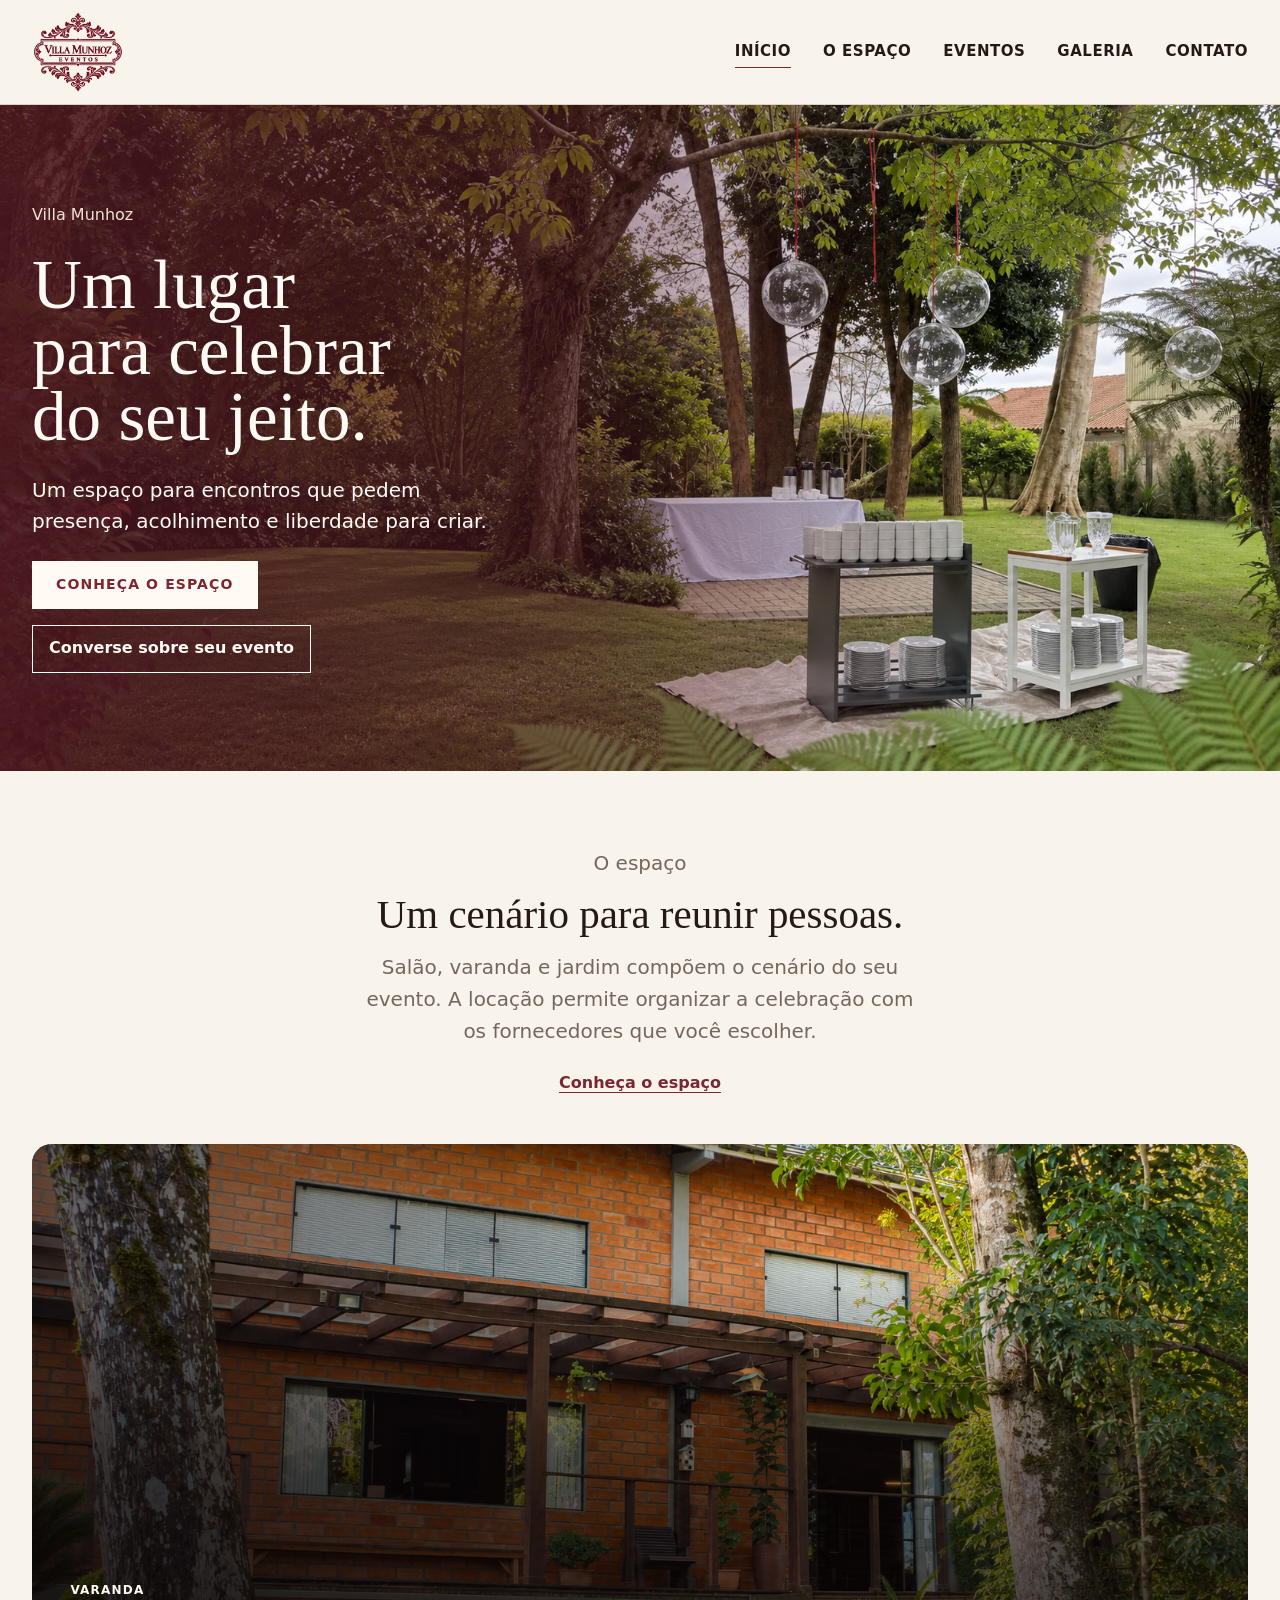
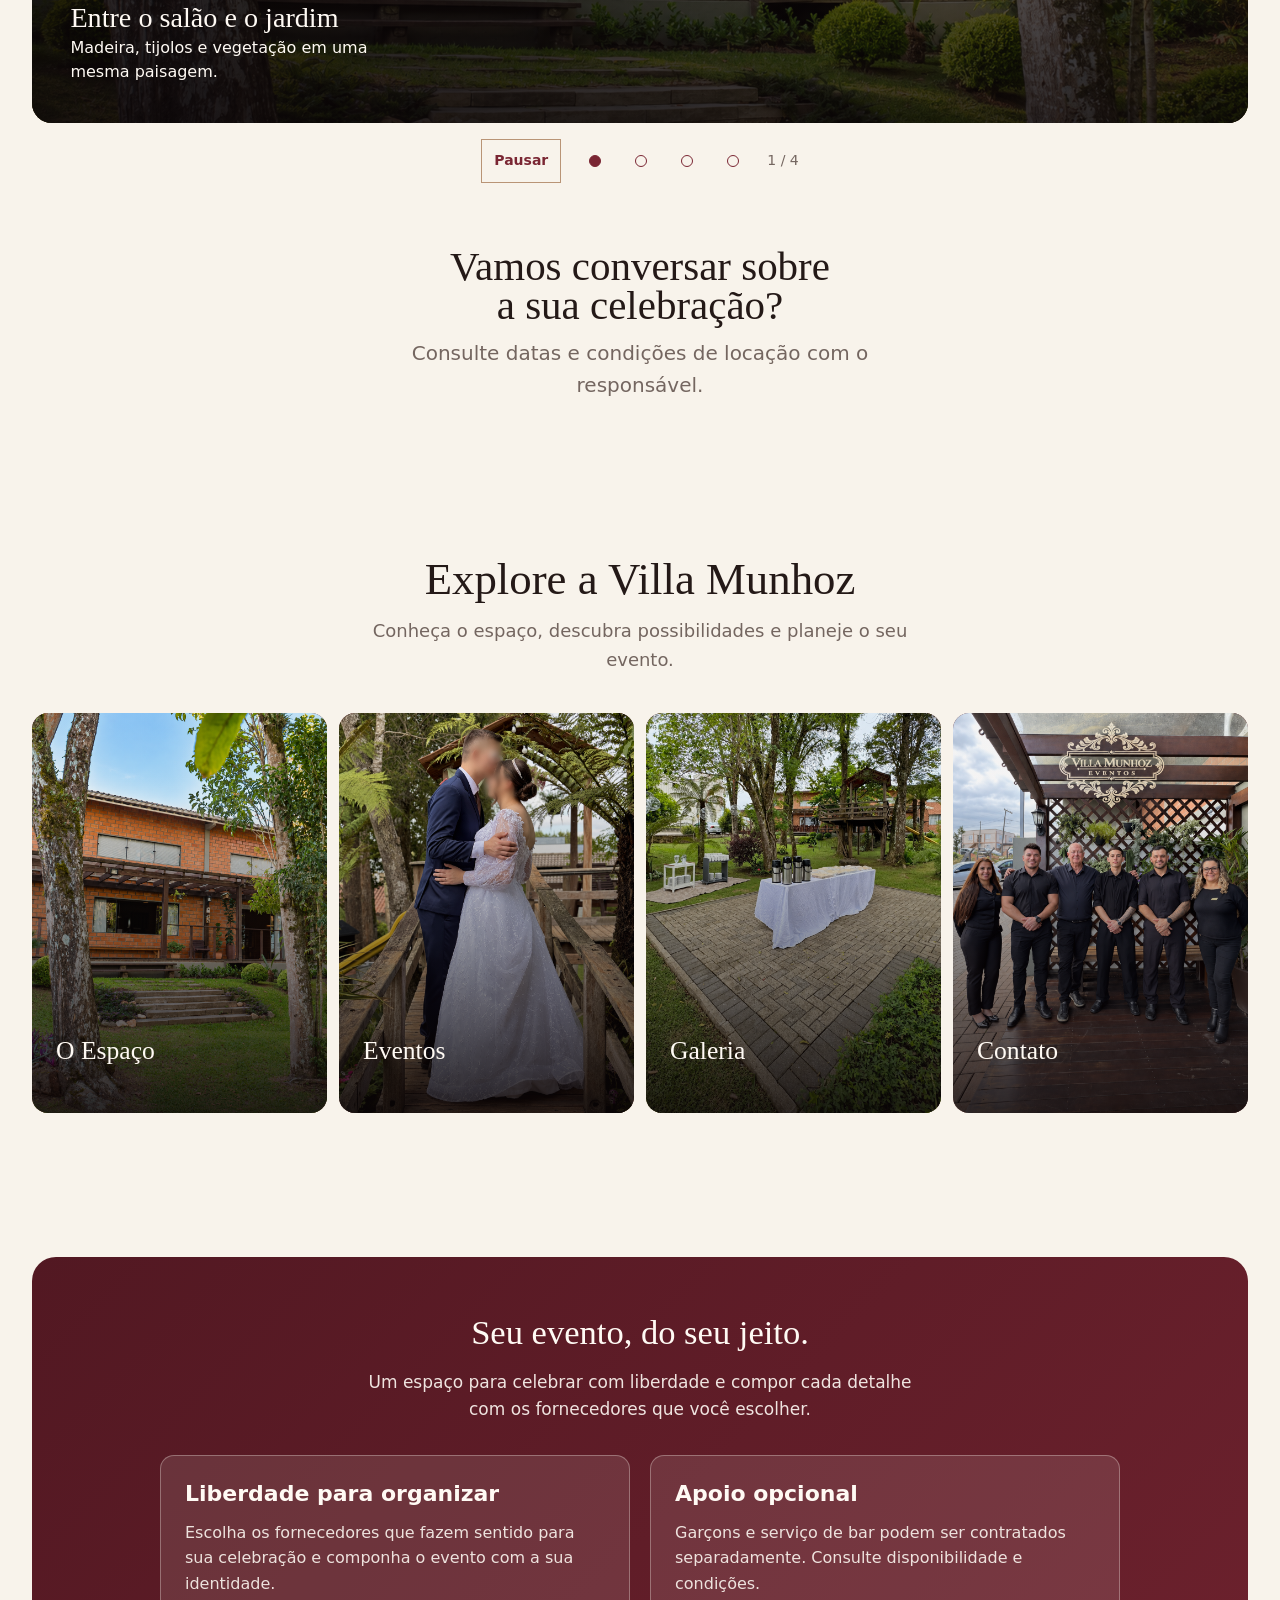
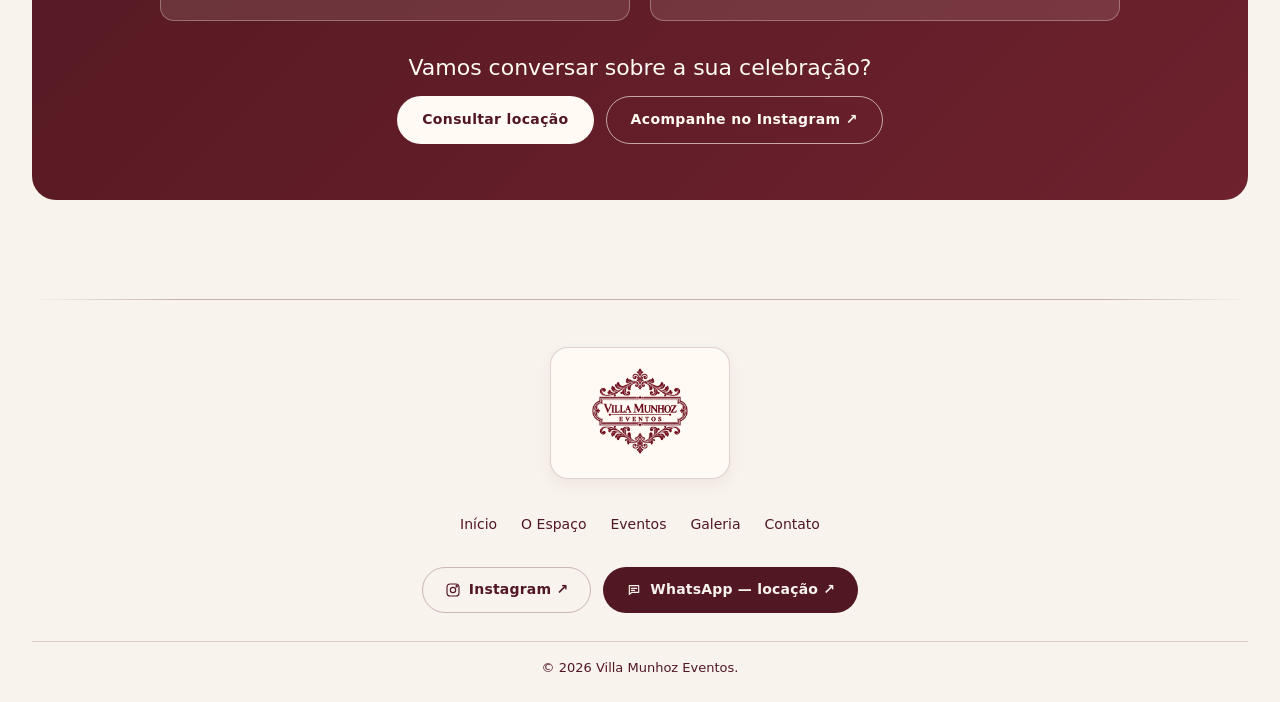
<file: index.html>
<!doctype html>
<html lang="pt-BR">
  <head>
    <meta charset="utf-8">
    <meta name="viewport" content="width=device-width, initial-scale=1">
    <meta name="description" content="Villa Munhoz — espaço para eventos.">
    <title>Villa Munhoz | Espaço para eventos</title>
    <link rel="stylesheet" href="assets/css/tokens.css">
    <link rel="stylesheet" href="assets/css/base.css">
    <link rel="stylesheet" href="assets/css/components.css">
    <link rel="stylesheet" href="assets/css/home.css">
    <script src="assets/js/main.js" defer></script>
    <script src="assets/js/menu.js" defer></script>
    <script src="assets/js/intro-carousel.js" defer></script>
  </head>
  <body>
    <a class="skip-link" href="#main-content">Pular para o conteúdo</a>
    <header class="site-header">
      <div class="container site-header__inner">
        <a class="site-brand" href="index.html" aria-label="Villa Munhoz Eventos — página inicial">
          <img
            class="site-brand__logo"
            src="assets/img/logo/Logo%20Villa%20Munhoz%20Eventos%20com%20arabescos%20entalhados.png"
            width="1254"
            height="1254"
            alt="Villa Munhoz Eventos"
          >
        </a>
        <nav class="site-nav" aria-label="Navegação principal">
          <ul class="site-nav__list">
            <li><a class="site-nav__link" href="index.html" aria-current="page">Início</a></li>
            <li><a class="site-nav__link" href="pages/espaco.html">O Espaço</a></li>
            <li><a class="site-nav__link" href="pages/eventos.html">Eventos</a></li>
            <li><a class="site-nav__link" href="pages/galeria.html">Galeria</a></li>
            <li><a class="site-nav__link" href="pages/contato.html">Contato</a></li>
          </ul>
        </nav>
        <button class="menu-button" type="button" aria-controls="mobile-menu" aria-expanded="false" aria-label="Abrir menu">
          <span class="menu-button__icon" aria-hidden="true"></span>
          <span class="visually-hidden">Menu</span>
        </button>
      </div>
      <nav class="mobile-menu" id="mobile-menu" aria-label="Navegação móvel" hidden>
        <div class="container mobile-menu__inner">
          <ul class="mobile-menu__list">
            <li><a class="mobile-menu__link" href="index.html" aria-current="page">Início</a></li>
            <li><a class="mobile-menu__link" href="pages/espaco.html">O Espaço</a></li>
            <li><a class="mobile-menu__link" href="pages/eventos.html">Eventos</a></li>
            <li><a class="mobile-menu__link" href="pages/galeria.html">Galeria</a></li>
            <li><a class="mobile-menu__link" href="pages/contato.html">Contato</a></li>
          </ul>
        </div>
      </nav>
    </header>
    <main id="main-content">
      <section class="home-hero" aria-labelledby="hero-title">
        <picture class="home-hero__media">
          <img
            class="home-hero__image"
            src="assets/img/img/Img_trabalhada_web/Jardim_home_01_teste.png"
            width="1672"
            height="941"
            alt="Jardim da Villa Munhoz preparado para evento, com árvores, esferas suspensas e mesa de recepção"
            loading="eager"
            fetchpriority="high"
          >
        </picture>
        <div class="container home-hero__copy">
          <p class="eyebrow">Villa Munhoz</p>
          <h1 id="hero-title">Um lugar para celebrar do seu jeito.</h1>
          <p class="intro">Um espaço para encontros que pedem presença, acolhimento e liberdade para criar.</p>
          <div class="home-actions">
            <a class="button" href="pages/espaco.html">Conheça o espaço</a>
            <a class="text-link" href="pages/contato.html">Converse sobre seu evento</a>
          </div>
        </div>
      </section>
      <section class="home-intro container" aria-labelledby="intro-title">
        <div class="home-intro__copy">
          <p class="eyebrow">O espaço</p>
          <h2 id="intro-title">Um cenário para reunir pessoas.</h2>
          <p>Salão, varanda e jardim compõem o cenário do seu evento. A locação permite organizar a celebração com os fornecedores que você escolher.</p>
          <a class="text-link" href="pages/espaco.html">Conheça o espaço</a>
        </div>
        <div class="intro-carousel" data-carousel tabindex="0" aria-label="Ambientes da Villa Munhoz">
          <div class="intro-carousel__viewport">
            <div class="intro-carousel__track" id="intro-carousel-track">
              <figure class="intro-carousel__slide" data-carousel-slide>
                <img src="assets/img/img/img_section_02/Varanda%20de%20tijolos%20entre%20%C3%A1rvores.png" width="1536" height="1024" alt="Varanda de madeira diante da fachada de tijolos, entre árvores" loading="lazy">
                <figcaption>
                  <span class="intro-carousel__eyebrow">Varanda</span>
                  <strong>Entre o salão e o jardim</strong>
                  <span>Madeira, tijolos e vegetação em uma mesma paisagem.</span>
                </figcaption>
              </figure>
              <figure class="intro-carousel__slide" data-carousel-slide>
                <img src="assets/img/img/img_section_02/Sal%C3%A3o%20acolhedor%20de%20madeira%20e%20tijolos.png" width="1536" height="1024" alt="Salão com mesas de madeira, parede de tijolos e luminárias pendentes" loading="lazy">
                <figcaption>
                  <span class="intro-carousel__eyebrow">Salão — vista ampla</span>
                  <strong>Um ambiente para reunir</strong>
                  <span>A presença da madeira e dos tijolos acompanha a celebração.</span>
                </figcaption>
              </figure>
              <figure class="intro-carousel__slide" data-carousel-slide>
                <img src="assets/img/img/img_section_02/Sal%C3%A3o%20acolhedor%20com%20mesa%20redonda.png" width="1536" height="1024" alt="Mesa redonda de madeira no salão da Villa Munhoz" loading="lazy">
                <figcaption>
                  <span class="intro-carousel__eyebrow">Salão — mesa redonda</span>
                  <strong>Detalhes que acolhem</strong>
                  <span>Uma nova perspectiva do espaço onde os encontros acontecem.</span>
                </figcaption>
              </figure>
              <figure class="intro-carousel__slide" data-carousel-slide>
                <img src="assets/img/img/img_section_02/Convidados%20reunidos%20no%20jardim.png" width="1536" height="1024" alt="Convidados reunidos no jardim da Villa Munhoz entre árvores" loading="lazy">
                <figcaption>
                  <span class="intro-carousel__eyebrow">Jardim</span>
                  <strong>Encontros ao ar livre</strong>
                  <span>O jardim como cenário para compartilhar momentos.</span>
                </figcaption>
              </figure>
            </div>
          </div>
          <div class="intro-carousel__controls" data-carousel-controls hidden>
            <div class="intro-carousel__meta">
              <button class="intro-carousel__toggle" type="button" data-carousel-toggle aria-pressed="false">Pausar</button>
              <div class="intro-carousel__dots" aria-label="Selecionar imagem">
                <button type="button" data-carousel-dot aria-label="Ver imagem 1: Varanda" aria-current="true"></button>
                <button type="button" data-carousel-dot aria-label="Ver imagem 2: Salão — vista ampla"></button>
                <button type="button" data-carousel-dot aria-label="Ver imagem 3: Salão — mesa redonda"></button>
                <button type="button" data-carousel-dot aria-label="Ver imagem 4: Jardim"></button>
              </div>
              <p class="intro-carousel__counter" aria-hidden="true"><span data-carousel-current>1</span> / 4</p>
            </div>
            <p class="visually-hidden" data-carousel-status aria-live="polite" aria-atomic="true">Imagem 1 de 4: Entre o salão e o jardim.</p>
          </div>
        </div>
        <div class="home-intro__contact">
          <h3>Vamos conversar sobre a sua celebração?</h3>
          <p>Consulte datas e condições de locação com o responsável.</p>
        </div>
      </section>
      <section class="home-explore" aria-labelledby="explore-title">
        <div class="container">
          <div class="home-explore__heading">
            <h2 id="explore-title">Explore a Villa Munhoz</h2>
            <p>Conheça o espaço, descubra possibilidades e planeje o seu evento.</p>
          </div>
          <div class="explore-grid">
            <a class="explore-card" href="pages/espaco.html">
              <img src="assets/img/img/card_section_3/Varanda%20de%20tijolos%20com%20escadaria.png" width="1086" height="1448" alt="Fachada de tijolos da Villa Munhoz, com varanda, escadaria e árvores" loading="lazy" decoding="async">
              <span class="explore-card__content">
                <span class="explore-card__title">O Espaço</span>
                <span class="explore-card__description">Conheça o cenário da sua celebração.</span>
                <span class="explore-card__call">Explore o espaço ↗</span>
              </span>
            </a>
            <a class="explore-card" href="pages/eventos.html">
              <img src="assets/img/img/card_section_3/Abra%C3%A7o%20de%20casamento%20no%20deck.png" width="1086" height="1448" alt="Casal em traje de casamento no deck de madeira entre árvores" loading="lazy" decoding="async">
              <span class="explore-card__content">
                <span class="explore-card__title">Eventos</span>
                <span class="explore-card__description">Imagine o seu encontro aqui.</span>
                <span class="explore-card__call">Conheça as possibilidades ↗</span>
              </span>
            </a>
            <a class="explore-card" href="pages/galeria.html">
              <img src="assets/img/img/card_section_3/Mesa%20branca%20entre%20%C3%A1rvores%20e%20folhagens.png" width="1086" height="1448" alt="Mesa preparada no jardim, entre árvores, folhagens e deck de madeira" loading="lazy" decoding="async">
              <span class="explore-card__content">
                <span class="explore-card__title">Galeria</span>
                <span class="explore-card__description">Veja o espaço por outros ângulos.</span>
                <span class="explore-card__call">Veja as fotos ↗</span>
              </span>
            </a>
            <a class="explore-card" href="pages/contato.html">
              <img src="assets/img/img/card_section_3/Equipe%20sob%20o%20logo%20Villa%20Munhoz%20Eventos.png" width="1086" height="1448" alt="Pessoas diante da entrada da Villa Munhoz, sob a marca do espaço" loading="lazy" decoding="async">
              <span class="explore-card__content">
                <span class="explore-card__title">Contato</span>
                <span class="explore-card__description">Vamos conversar sobre seu evento.</span>
                <span class="explore-card__call">Entre em contato ↗</span>
              </span>
            </a>
          </div>
        </div>
      </section>
      <section class="home-event" aria-labelledby="event-title">
        <div class="container">
          <div class="home-event__panel">
            <div class="home-event__heading">
              <h2 id="event-title">Seu evento, do seu jeito.</h2>
              <p>Um espaço para celebrar com liberdade e compor cada detalhe com os fornecedores que você escolher.</p>
            </div>
            <div class="home-event__cards">
              <article class="home-event__card">
                <h3>Liberdade para organizar</h3>
                <p>Escolha os fornecedores que fazem sentido para sua celebração e componha o evento com a sua identidade.</p>
              </article>
              <article class="home-event__card">
                <h3>Apoio opcional</h3>
                <p>Garçons e serviço de bar podem ser contratados separadamente. Consulte disponibilidade e condições.</p>
              </article>
            </div>
            <div class="home-event__cta">
              <p>Vamos conversar sobre a sua celebração?</p>
              <div class="home-event__actions">
                <a class="home-event__action home-event__action--primary" href="https://wa.me/554799667017?text=Ol%C3%A1%2C%20Jonas%21%20Gostaria%20de%20informa%C3%A7%C3%B5es%20sobre%20a%20loca%C3%A7%C3%A3o%20da%20Villa%20Munhoz%20para%20um%20evento." target="_blank" rel="noopener noreferrer" aria-label="Consultar locação pelo WhatsApp (abre em nova aba)">Consultar locação</a>
                <a class="home-event__action home-event__action--secondary" href="https://www.instagram.com/villamunhoz.eventos/" target="_blank" rel="noopener noreferrer" aria-label="Acompanhe no Instagram (abre em nova aba)">Acompanhe no Instagram ↗</a>
              </div>
            </div>
          </div>
        </div>
      </section>
    </main>
    <footer class="site-footer">
      <div class="container site-footer__inner">
        <a class="site-footer__logo-card" href="index.html" aria-label="Villa Munhoz — início">
          <img class="site-footer__logo" src="assets/img/logo/Logo%20Villa%20Munhoz%20Eventos%20com%20arabescos%20entalhados.png" width="1254" height="1254" alt="">
        </a>
        <nav class="site-footer__nav" aria-label="Navegação do rodapé">
          <a href="index.html">Início</a>
          <a href="pages/espaco.html">O Espaço</a>
          <a href="pages/eventos.html">Eventos</a>
          <a href="pages/galeria.html">Galeria</a>
          <a href="pages/contato.html">Contato</a>
        </nav>
        <div class="site-footer__actions">
          <a class="site-footer__action site-footer__action--instagram" href="https://www.instagram.com/villamunhoz.eventos/" target="_blank" rel="noopener noreferrer" aria-label="Instagram (abre em nova aba)">
            <svg class="site-footer__icon" viewBox="0 0 24 24" aria-hidden="true"><rect x="3" y="3" width="18" height="18" rx="5"></rect><circle cx="12" cy="12" r="4"></circle><circle cx="17.5" cy="6.5" r="1"></circle></svg>
            <span>Instagram ↗</span>
          </a>
          <a class="site-footer__action site-footer__action--contact" href="https://wa.me/554799667017?text=Ol%C3%A1%2C%20Jonas%21%20Gostaria%20de%20informa%C3%A7%C3%B5es%20sobre%20a%20loca%C3%A7%C3%A3o%20da%20Villa%20Munhoz%20para%20um%20evento." target="_blank" rel="noopener noreferrer" aria-label="WhatsApp — locação (abre em nova aba)">
            <svg class="site-footer__icon" viewBox="0 0 24 24" aria-hidden="true"><path d="M5 5.5h14v10H9l-4 3v-13Z"></path><path d="M8 9.5h8M8 12.5h5"></path></svg>
            <span>WhatsApp — locação ↗</span>
          </a>
        </div>
        <div class="site-footer__base">
          <p>© 2026 Villa Munhoz Eventos.</p>
        </div>
      </div>
    </footer>
  </body>
</html>
</file>
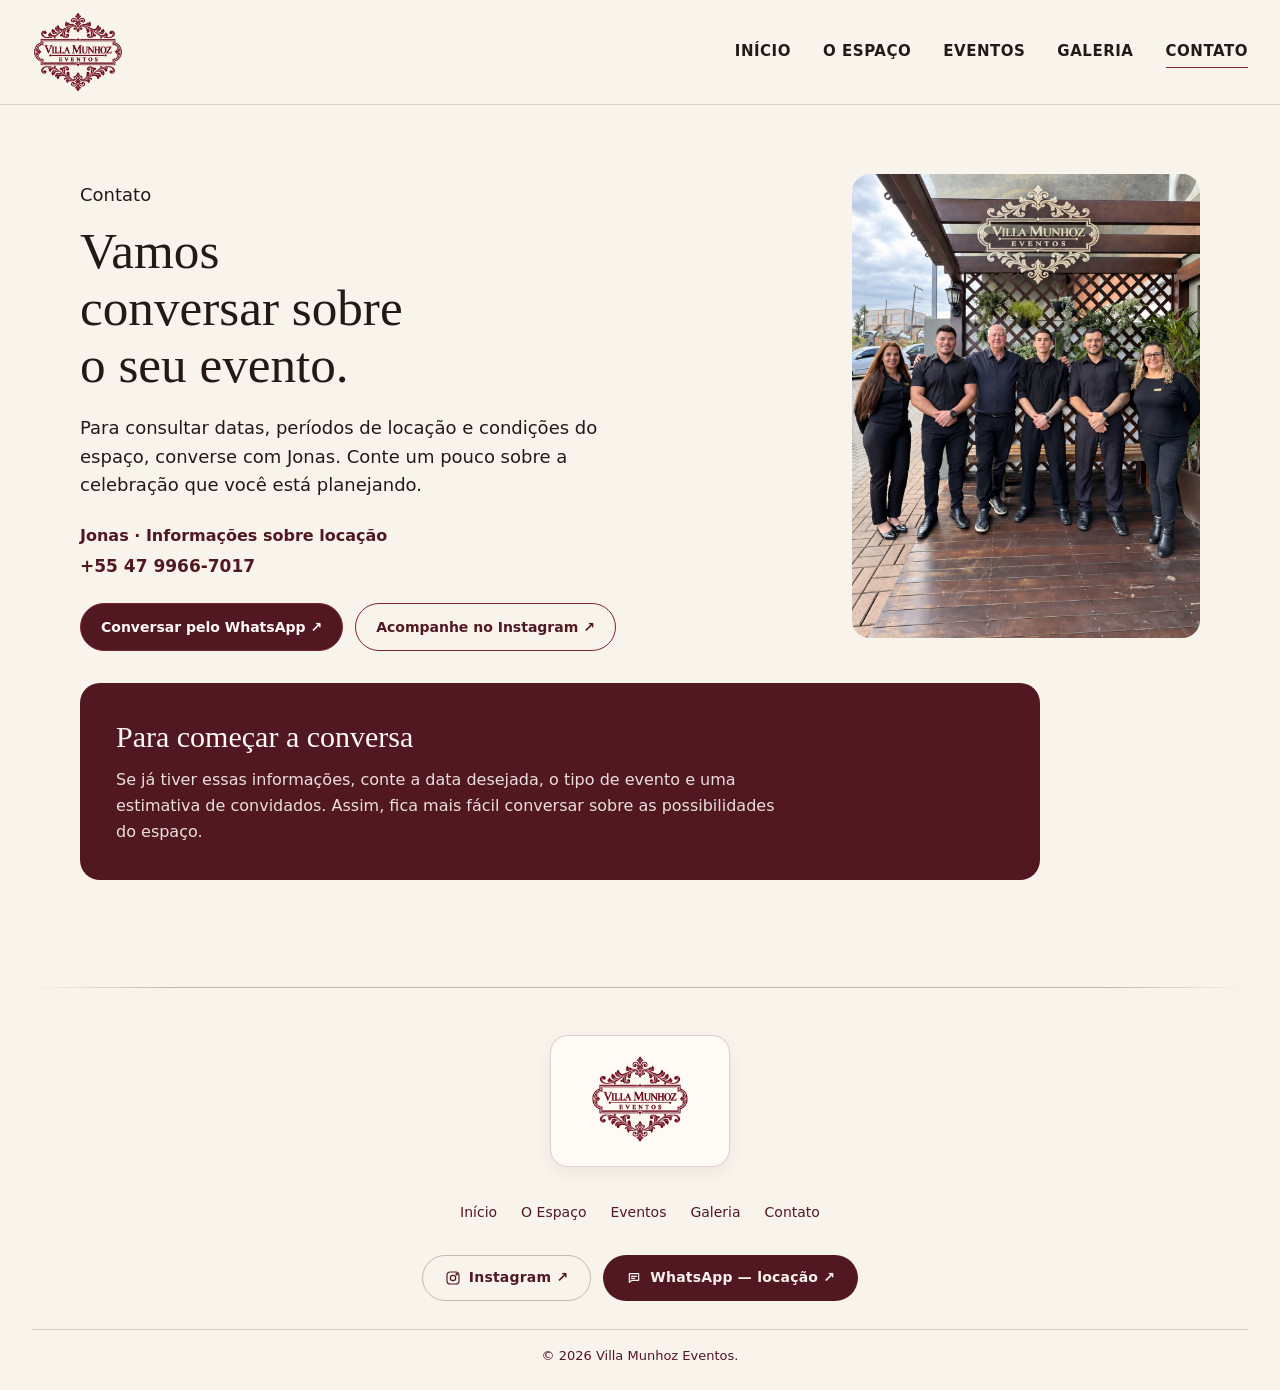
<file: pages/contato.html>
<!doctype html>
<html lang="pt-BR">
  <head>
    <meta charset="utf-8">
    <meta name="viewport" content="width=device-width,initial-scale=1">
    <title>
      Contato | Villa Munhoz
    </title>
    <link rel="stylesheet" href="../assets/css/tokens.css">
    <link rel="stylesheet" href="../assets/css/base.css">
    <link rel="stylesheet" href="../assets/css/components.css">
    <link rel="stylesheet" href="../assets/css/pages.css">
    <script src="../assets/js/main.js" defer>
    </script>
    <script src="../assets/js/menu.js" defer>
    </script>
  </head>
  <body>
    <a class="skip-link" href="#main-content">Pular para o conteúdo</a>
    <header class="site-header">
      <div class="container site-header__inner">
        <a class="site-brand" href="../index.html">
          <img class="site-brand__logo" src="../assets/img/logo/Logo%20Villa%20Munhoz%20Eventos%20com%20arabescos%20entalhados.png" width="1254" height="1254" alt="Villa Munhoz Eventos">
        </a>
        <nav class="site-nav" aria-label="Navegação principal"><ul class="site-nav__list"><li><a class="site-nav__link" href="../index.html">Início</a></li><li><a class="site-nav__link" href="espaco.html">O Espaço</a></li><li><a class="site-nav__link" href="eventos.html">Eventos</a></li><li><a class="site-nav__link" href="galeria.html">Galeria</a></li><li><a class="site-nav__link" href="contato.html" aria-current="page">Contato</a></li></ul></nav>
        <button class="menu-button" type="button" aria-controls="mobile-menu" aria-expanded="false" aria-label="Abrir menu"><span class="menu-button__icon" aria-hidden="true"></span><span class="visually-hidden">Menu</span></button>
      </div>
      <nav class="mobile-menu" id="mobile-menu" aria-label="Navegação móvel" hidden><div class="container mobile-menu__inner"><ul class="mobile-menu__list"><li><a class="mobile-menu__link" href="../index.html">Início</a></li><li><a class="mobile-menu__link" href="espaco.html">O Espaço</a></li><li><a class="mobile-menu__link" href="eventos.html">Eventos</a></li><li><a class="mobile-menu__link" href="galeria.html">Galeria</a></li><li><a class="mobile-menu__link" href="contato.html" aria-current="page">Contato</a></li></ul></div></nav>
    </header>
    <main id="main-content" class="contact-page">
      <section class="contact-page__intro">
        <div class="contact-page__container contact-page__layout">
          <div class="contact-page__copy">
            <p class="eyebrow">Contato</p>
            <h1>Vamos conversar sobre o seu evento.</h1>
            <p>Para consultar datas, períodos de locação e condições do espaço, converse com Jonas. Conte um pouco sobre a celebração que você está planejando.</p>
            <div class="contact-page__person"><strong>Jonas · Informações sobre locação</strong><a href="tel:+554799667017">+55 47 9966-7017</a></div>
            <div class="contact-page__actions">
              <a class="contact-page__action contact-page__action--primary" href="https://wa.me/554799667017?text=Ol%C3%A1%2C%20Jonas%21%20Gostaria%20de%20informa%C3%A7%C3%B5es%20sobre%20a%20loca%C3%A7%C3%A3o%20da%20Villa%20Munhoz%20para%20um%20evento." target="_blank" rel="noopener noreferrer" aria-label="Conversar pelo WhatsApp (abre em nova aba)">Conversar pelo WhatsApp ↗</a>
              <a class="contact-page__action contact-page__action--secondary" href="https://www.instagram.com/villamunhoz.eventos/" target="_blank" rel="noopener noreferrer" aria-label="Acompanhe no Instagram (abre em nova aba)">Acompanhe no Instagram ↗</a>
            </div>
          </div>
          <img class="contact-page__image" src="../assets/img/img/card_section_3/Equipe%20sob%20o%20logo%20Villa%20Munhoz%20Eventos.png" width="1086" height="1448" alt="Pessoas diante da entrada da Villa Munhoz, sob a marca do espaço" loading="lazy" decoding="async">
        </div>
      </section>
      <section class="contact-page__panel-wrap"><div class="contact-page__container"><div class="contact-page__panel"><h2>Para começar a conversa</h2><p>Se já tiver essas informações, conte a data desejada, o tipo de evento e uma estimativa de convidados. Assim, fica mais fácil conversar sobre as possibilidades do espaço.</p></div></div></section>
    </main>
    <footer class="site-footer">
      <div class="container site-footer__inner">
        <a class="site-footer__logo-card" href="../index.html" aria-label="Villa Munhoz — início">
          <img class="site-footer__logo" src="../assets/img/logo/Logo%20Villa%20Munhoz%20Eventos%20com%20arabescos%20entalhados.png" width="1254" height="1254" alt="">
        </a>
        <nav class="site-footer__nav" aria-label="Navegação do rodapé">
          <a href="../index.html">Início</a>
          <a href="espaco.html">O Espaço</a>
          <a href="eventos.html">Eventos</a>
          <a href="galeria.html">Galeria</a>
          <a href="contato.html">Contato</a>
        </nav>
        <div class="site-footer__actions">
          <a class="site-footer__action site-footer__action--instagram" href="https://www.instagram.com/villamunhoz.eventos/" target="_blank" rel="noopener noreferrer" aria-label="Instagram (abre em nova aba)">
            <svg class="site-footer__icon" viewBox="0 0 24 24" aria-hidden="true"><rect x="3" y="3" width="18" height="18" rx="5"></rect><circle cx="12" cy="12" r="4"></circle><circle cx="17.5" cy="6.5" r="1"></circle></svg>
            <span>Instagram ↗</span>
          </a>
          <a class="site-footer__action site-footer__action--contact" href="https://wa.me/554799667017?text=Ol%C3%A1%2C%20Jonas%21%20Gostaria%20de%20informa%C3%A7%C3%B5es%20sobre%20a%20loca%C3%A7%C3%A3o%20da%20Villa%20Munhoz%20para%20um%20evento." target="_blank" rel="noopener noreferrer" aria-label="WhatsApp — locação (abre em nova aba)">
            <svg class="site-footer__icon" viewBox="0 0 24 24" aria-hidden="true"><path d="M5 5.5h14v10H9l-4 3v-13Z"></path><path d="M8 9.5h8M8 12.5h5"></path></svg>
            <span>WhatsApp — locação ↗</span>
          </a>
        </div>
        <div class="site-footer__base">
          <p>© 2026 Villa Munhoz Eventos.</p>
        </div>
      </div>
    </footer>
  </body>
</html>
</file>
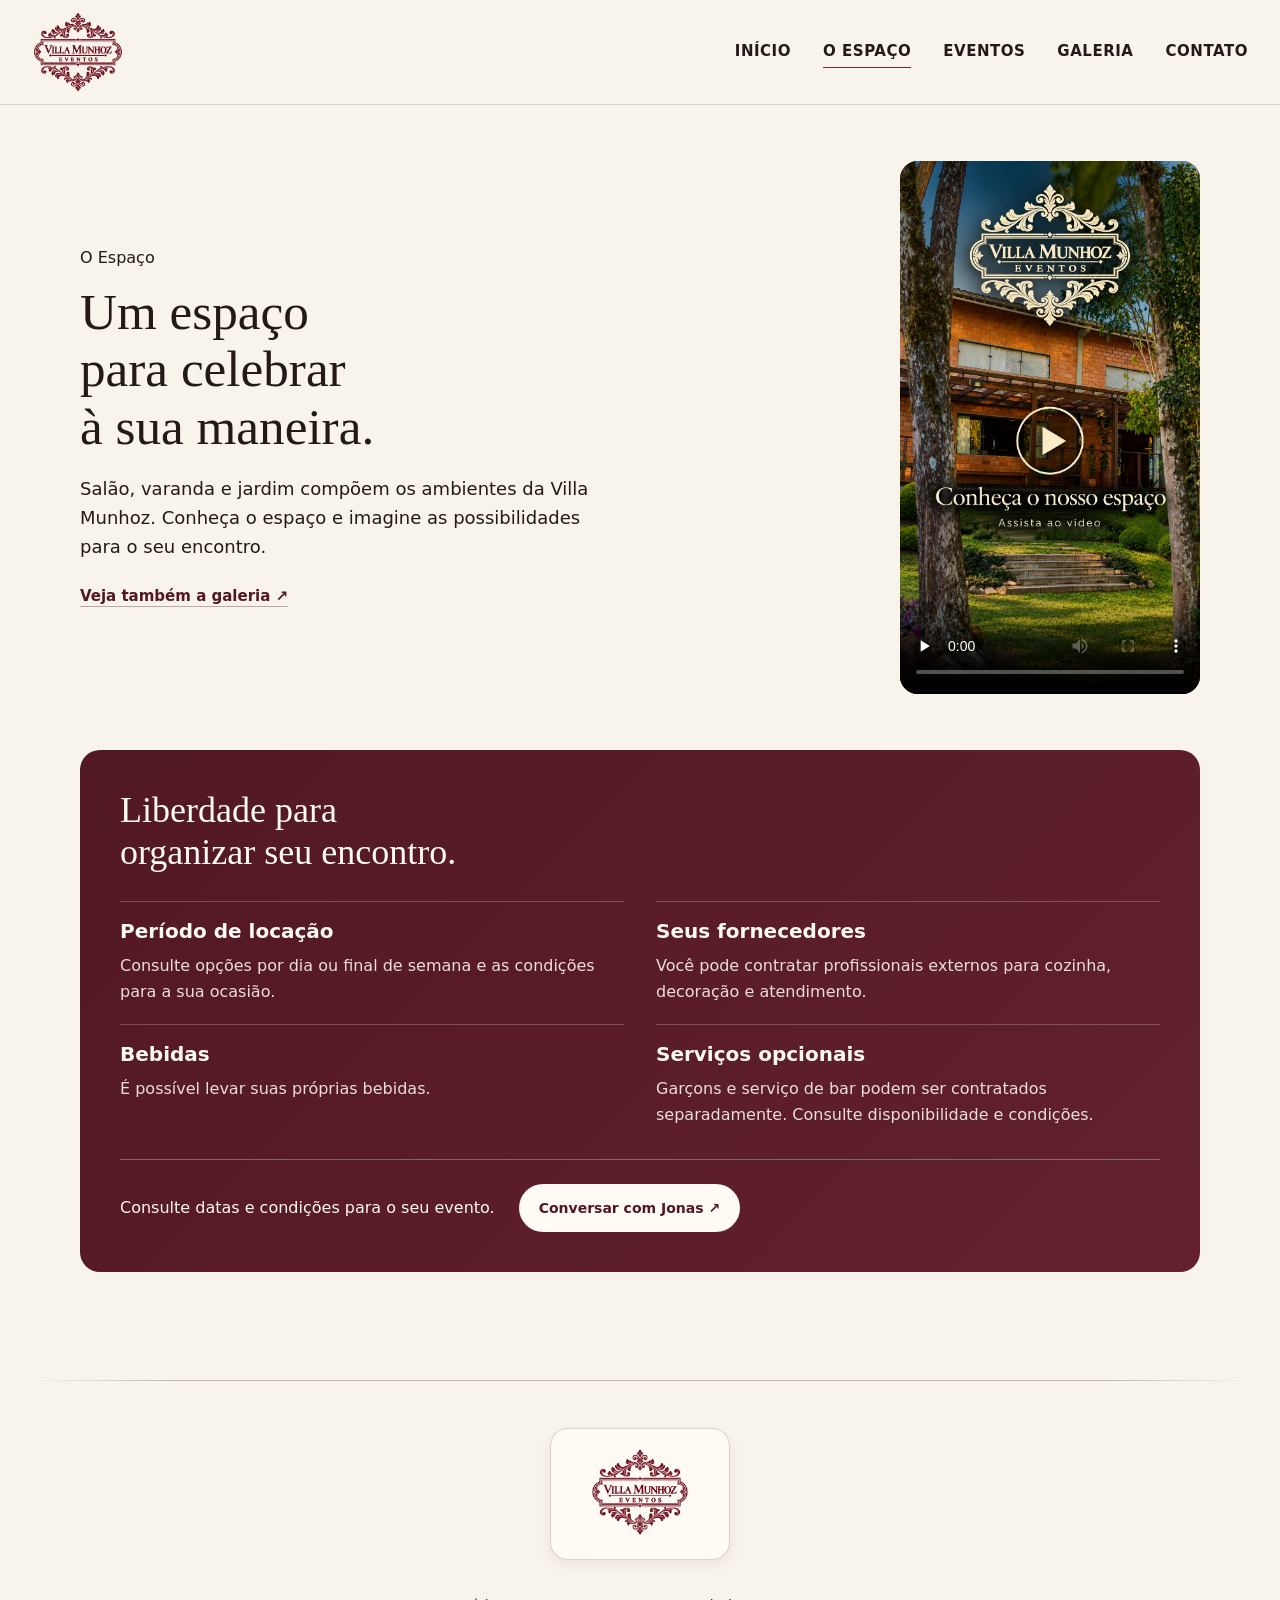
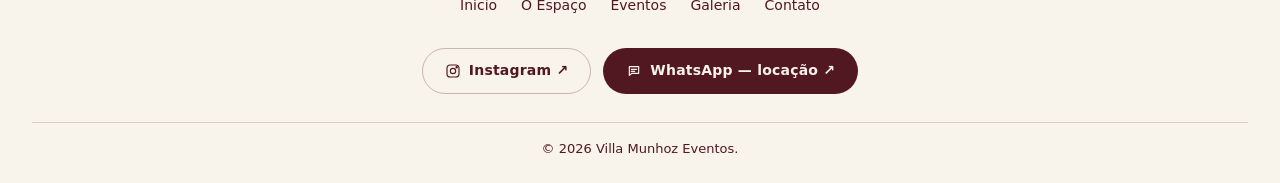
<file: pages/espaco.html>
<!doctype html>
<html lang="pt-BR">
  <head>
    <meta charset="utf-8">
    <meta name="viewport" content="width=device-width, initial-scale=1">
    <meta name="description" content="Conheça o espaço Villa Munhoz para eventos.">
    <title>
      O Espaço | Villa Munhoz
    </title>
    <link rel="stylesheet" href="../assets/css/tokens.css">
    <link rel="stylesheet" href="../assets/css/base.css">
    <link rel="stylesheet" href="../assets/css/components.css">
    <link rel="stylesheet" href="../assets/css/pages.css">
    <script src="../assets/js/main.js" defer>
    </script>
    <script src="../assets/js/menu.js" defer>
    </script>
    <script src="../assets/js/space-video.js" defer>
    </script>
  </head>
  <body>
    <a class="skip-link" href="#main-content">
      Pular para o conteúdo
    </a>
    <header class="site-header">
      <div class="container site-header__inner">
        <a class="site-brand" href="../index.html" aria-label="Villa Munhoz — ir para a página inicial">
          <img class="site-brand__logo" src="../assets/img/logo/Logo%20Villa%20Munhoz%20Eventos%20com%20arabescos%20entalhados.png" width="1254" height="1254" alt="Villa Munhoz Eventos">
        </a>
        <nav class="site-nav" aria-label="Navegação principal">
          <ul class="site-nav__list">
            <li>
              <a class="site-nav__link" href="../index.html">
                Início
              </a>
            </li>
            <li>
              <a class="site-nav__link" href="espaco.html" aria-current="page">
                O Espaço
              </a>
            </li>
            <li>
              <a class="site-nav__link" href="eventos.html">
                Eventos
              </a>
            </li>
            <li>
              <a class="site-nav__link" href="galeria.html">
                Galeria
              </a>
            </li>
            <li>
              <a class="site-nav__link" href="contato.html">
                Contato
              </a>
            </li>
          </ul>
        </nav>
        <button class="menu-button" type="button" aria-controls="mobile-menu" aria-expanded="false" aria-label="Abrir menu">
          <span class="menu-button__icon" aria-hidden="true">
          </span>
          <span class="visually-hidden">
            Menu
          </span>
        </button>
      </div>
      <nav class="mobile-menu" id="mobile-menu" aria-label="Navegação móvel" hidden>
        <div class="container mobile-menu__inner">
          <ul class="mobile-menu__list">
            <li>
              <a class="mobile-menu__link" href="../index.html">
                Início
              </a>
            </li>
            <li>
              <a class="mobile-menu__link" href="espaco.html" aria-current="page">
                O Espaço
              </a>
            </li>
            <li>
              <a class="mobile-menu__link" href="eventos.html">
                Eventos
              </a>
            </li>
            <li>
              <a class="mobile-menu__link" href="galeria.html">
                Galeria
              </a>
            </li>
            <li>
              <a class="mobile-menu__link" href="contato.html">
                Contato
              </a>
            </li>
          </ul>
        </div>
      </nav>
    </header>
    <main id="main-content" class="space-page">
      <section class="space-page__intro" aria-labelledby="space-title">
        <div class="space-page__container space-page__intro-inner">
          <div class="space-page__copy">
            <p class="eyebrow">O Espaço</p>
            <h1 id="space-title">Um espaço para celebrar à sua maneira.</h1>
            <p>Salão, varanda e jardim compõem os ambientes da Villa Munhoz. Conheça o espaço e imagine as possibilidades para o seu encontro.</p>
            <a class="space-page__gallery-link" href="galeria.html">Veja também a galeria ↗</a>
          </div>
          <div class="space-page__media">
            <video controls playsinline preload="none" poster="../assets/img/video_pagina_espaco/Capa%20de%20v%C3%ADdeo%20Villa%20Munhoz.png" aria-label="Apresentação dos ambientes da Villa Munhoz" data-center-play>
              <source src="../assets/img/video_pagina_espaco/apresentacao-espaco.web.mp4" type="video/mp4">
              Seu navegador não oferece suporte à reprodução deste vídeo.
            </video>
          </div>
        </div>
      </section>
      <section class="space-page__details" aria-labelledby="details-title">
        <div class="space-page__container">
          <div class="space-page__panel">
            <h2 id="details-title">Liberdade para organizar seu encontro.</h2>
            <div class="space-page__facts">
              <article>
                <h3>Período de locação</h3>
                <p>Consulte opções por dia ou final de semana e as condições para a sua ocasião.</p>
              </article>
              <article>
                <h3>Seus fornecedores</h3>
                <p>Você pode contratar profissionais externos para cozinha, decoração e atendimento.</p>
              </article>
              <article>
                <h3>Bebidas</h3>
                <p>É possível levar suas próprias bebidas.</p>
              </article>
              <article>
                <h3>Serviços opcionais</h3>
                <p>Garçons e serviço de bar podem ser contratados separadamente. Consulte disponibilidade e condições.</p>
              </article>
            </div>
            <div class="space-page__panel-cta">
              <p>Consulte datas e condições para o seu evento.</p>
              <a href="https://wa.me/554799667017?text=Ol%C3%A1%2C%20Jonas%21%20Gostaria%20de%20informa%C3%A7%C3%B5es%20sobre%20a%20loca%C3%A7%C3%A3o%20da%20Villa%20Munhoz%20para%20um%20evento." target="_blank" rel="noopener noreferrer" aria-label="Conversar com Jonas pelo WhatsApp (abre em nova aba)">Conversar com Jonas ↗</a>
            </div>
          </div>
        </div>
      </section>
    </main>
    <footer class="site-footer">
      <div class="container site-footer__inner">
        <a class="site-footer__logo-card" href="../index.html" aria-label="Villa Munhoz — início">
          <img class="site-footer__logo" src="../assets/img/logo/Logo%20Villa%20Munhoz%20Eventos%20com%20arabescos%20entalhados.png" width="1254" height="1254" alt="">
        </a>
        <nav class="site-footer__nav" aria-label="Navegação do rodapé">
          <a href="../index.html">Início</a>
          <a href="espaco.html">O Espaço</a>
          <a href="eventos.html">Eventos</a>
          <a href="galeria.html">Galeria</a>
          <a href="contato.html">Contato</a>
        </nav>
        <div class="site-footer__actions">
          <a class="site-footer__action site-footer__action--instagram" href="https://www.instagram.com/villamunhoz.eventos/" target="_blank" rel="noopener noreferrer" aria-label="Instagram (abre em nova aba)">
            <svg class="site-footer__icon" viewBox="0 0 24 24" aria-hidden="true"><rect x="3" y="3" width="18" height="18" rx="5"></rect><circle cx="12" cy="12" r="4"></circle><circle cx="17.5" cy="6.5" r="1"></circle></svg>
            <span>Instagram ↗</span>
          </a>
          <a class="site-footer__action site-footer__action--contact" href="https://wa.me/554799667017?text=Ol%C3%A1%2C%20Jonas%21%20Gostaria%20de%20informa%C3%A7%C3%B5es%20sobre%20a%20loca%C3%A7%C3%A3o%20da%20Villa%20Munhoz%20para%20um%20evento." target="_blank" rel="noopener noreferrer" aria-label="WhatsApp — locação (abre em nova aba)">
            <svg class="site-footer__icon" viewBox="0 0 24 24" aria-hidden="true"><path d="M5 5.5h14v10H9l-4 3v-13Z"></path><path d="M8 9.5h8M8 12.5h5"></path></svg>
            <span>WhatsApp — locação ↗</span>
          </a>
        </div>
        <div class="site-footer__base">
          <p>© 2026 Villa Munhoz Eventos.</p>
        </div>
      </div>
    </footer>
  </body>
</html>
</file>
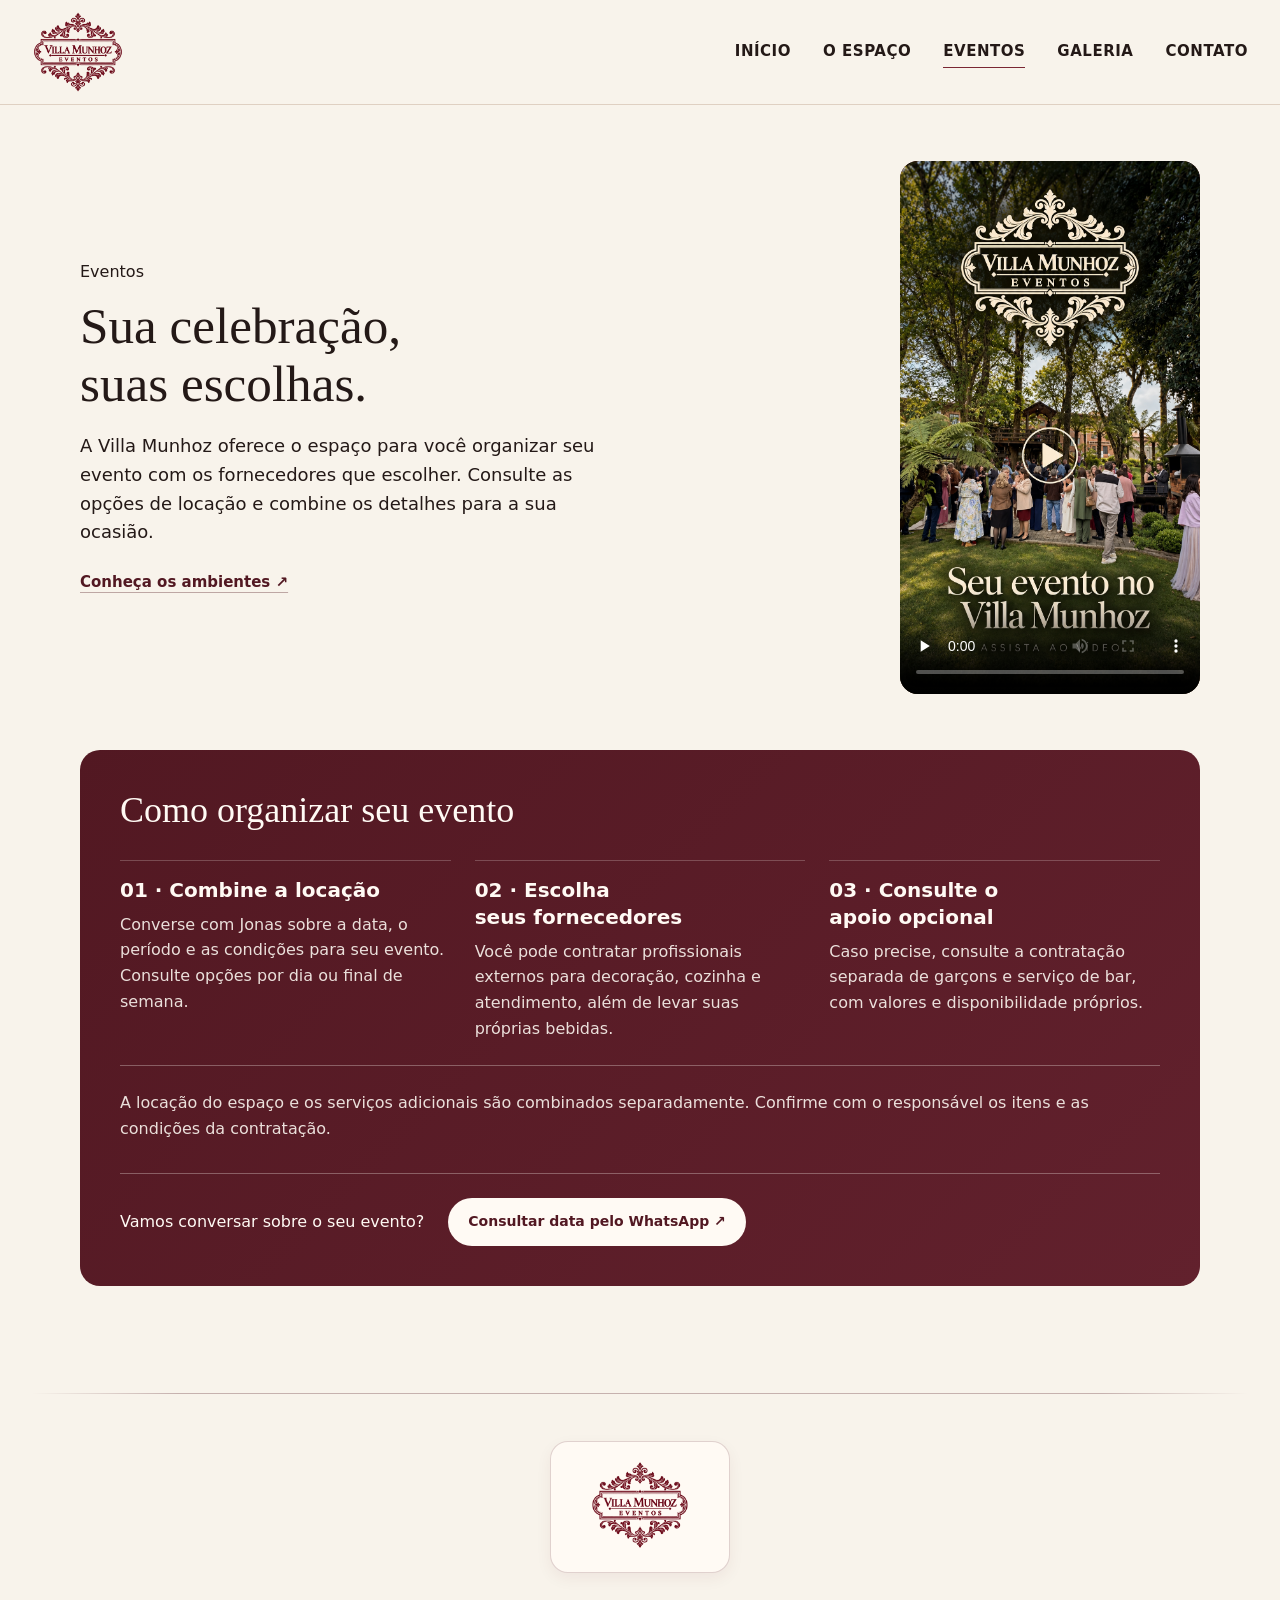
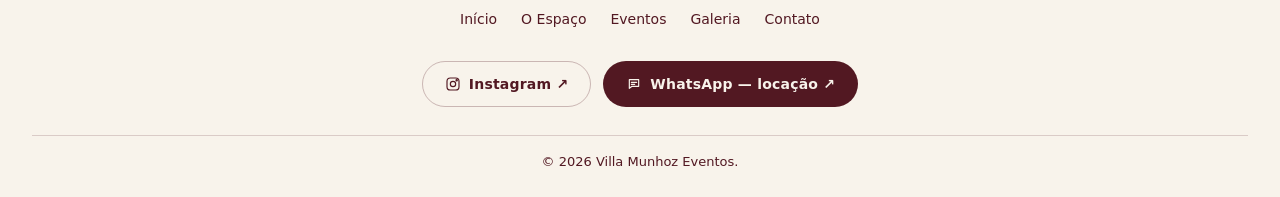
<file: pages/eventos.html>
<!doctype html>
<html lang="pt-BR">
  <head>
    <meta charset="utf-8">
    <meta name="viewport" content="width=device-width, initial-scale=1">
    <meta name="description" content="Eventos na Villa Munhoz.">
    <title>
      Eventos | Villa Munhoz
    </title>
    <link rel="stylesheet" href="../assets/css/tokens.css">
    <link rel="stylesheet" href="../assets/css/base.css">
    <link rel="stylesheet" href="../assets/css/components.css">
    <link rel="stylesheet" href="../assets/css/pages.css">
    <script src="../assets/js/main.js" defer>
    </script>
    <script src="../assets/js/menu.js" defer>
    </script>
    <script src="../assets/js/space-video.js" defer>
    </script>
  </head>
  <body>
    <a class="skip-link" href="#main-content">
      Pular para o conteúdo
    </a>
    <header class="site-header">
      <div class="container site-header__inner">
        <a class="site-brand" href="../index.html">
          <img class="site-brand__logo" src="../assets/img/logo/Logo%20Villa%20Munhoz%20Eventos%20com%20arabescos%20entalhados.png" width="1254" height="1254" alt="Villa Munhoz Eventos">
        </a>
        <nav class="site-nav" aria-label="Navegação principal">
          <ul class="site-nav__list">
            <li>
              <a class="site-nav__link" href="../index.html">
                Início
              </a>
            </li>
            <li>
              <a class="site-nav__link" href="espaco.html">
                O Espaço
              </a>
            </li>
            <li>
              <a class="site-nav__link" href="eventos.html" aria-current="page">
                Eventos
              </a>
            </li>
            <li>
              <a class="site-nav__link" href="galeria.html">
                Galeria
              </a>
            </li>
            <li>
              <a class="site-nav__link" href="contato.html">
                Contato
              </a>
            </li>
          </ul>
        </nav>
        <button class="menu-button" type="button" aria-controls="mobile-menu" aria-expanded="false" aria-label="Abrir menu">
          <span class="menu-button__icon" aria-hidden="true">
          </span>
          <span class="visually-hidden">
            Menu
          </span>
        </button>
      </div>
      <nav class="mobile-menu" id="mobile-menu" aria-label="Navegação móvel" hidden>
        <div class="container mobile-menu__inner">
          <ul class="mobile-menu__list">
            <li>
              <a class="mobile-menu__link" href="../index.html">
                Início
              </a>
            </li>
            <li>
              <a class="mobile-menu__link" href="espaco.html">
                O Espaço
              </a>
            </li>
            <li>
              <a class="mobile-menu__link" href="eventos.html" aria-current="page">
                Eventos
              </a>
            </li>
            <li>
              <a class="mobile-menu__link" href="galeria.html">
                Galeria
              </a>
            </li>
            <li>
              <a class="mobile-menu__link" href="contato.html">
                Contato
              </a>
            </li>
          </ul>
        </div>
      </nav>
    </header>
    <main id="main-content" class="events-page">
      <section class="space-page__intro" aria-labelledby="events-title">
        <div class="space-page__container space-page__intro-inner">
          <div class="space-page__copy">
            <p class="eyebrow">Eventos</p>
            <h1 id="events-title">Sua celebração, suas escolhas.</h1>
            <p>A Villa Munhoz oferece o espaço para você organizar seu evento com os fornecedores que escolher. Consulte as opções de locação e combine os detalhes para a sua ocasião.</p>
            <a class="space-page__gallery-link" href="espaco.html">Conheça os ambientes ↗</a>
          </div>
          <div class="space-page__media">
            <video controls playsinline preload="none" poster="../assets/img/video_eventos/Celebra%C3%A7%C3%A3o%20no%20jardim%20do%20Villa%20Munhoz.png" aria-label="Vídeo de apresentação da Villa Munhoz" data-center-play>
              <source src="../assets/img/video_eventos/video-eventos.web.mp4" type="video/mp4">
              Seu navegador não oferece suporte à reprodução deste vídeo.
            </video>
          </div>
        </div>
      </section>
      <section class="space-page__details" aria-labelledby="process-title">
        <div class="space-page__container">
          <div class="space-page__panel">
            <h2 id="process-title">Como organizar seu evento</h2>
            <div class="events-page__steps">
              <article>
                <h3>01 · Combine a locação</h3>
                <p>Converse com Jonas sobre a data, o período e as condições para seu evento. Consulte opções por dia ou final de semana.</p>
              </article>
              <article>
                <h3>02 · Escolha seus fornecedores</h3>
                <p>Você pode contratar profissionais externos para decoração, cozinha e atendimento, além de levar suas próprias bebidas.</p>
              </article>
              <article>
                <h3>03 · Consulte o apoio opcional</h3>
                <p>Caso precise, consulte a contratação separada de garçons e serviço de bar, com valores e disponibilidade próprios.</p>
              </article>
            </div>
            <p class="events-page__note">A locação do espaço e os serviços adicionais são combinados separadamente. Confirme com o responsável os itens e as condições da contratação.</p>
            <div class="space-page__panel-cta">
              <p>Vamos conversar sobre o seu evento?</p>
              <a href="https://wa.me/554799667017?text=Ol%C3%A1%2C%20Jonas%21%20Gostaria%20de%20consultar%20uma%20data%20e%20saber%20as%20condi%C3%A7%C3%B5es%20de%20loca%C3%A7%C3%A3o%20da%20Villa%20Munhoz%20para%20meu%20evento." target="_blank" rel="noopener noreferrer" aria-label="Consultar data pelo WhatsApp (abre em nova aba)">Consultar data pelo WhatsApp ↗</a>
            </div>
          </div>
        </div>
      </section>
    </main>
    <footer class="site-footer">
      <div class="container site-footer__inner">
        <a class="site-footer__logo-card" href="../index.html" aria-label="Villa Munhoz — início">
          <img class="site-footer__logo" src="../assets/img/logo/Logo%20Villa%20Munhoz%20Eventos%20com%20arabescos%20entalhados.png" width="1254" height="1254" alt="">
        </a>
        <nav class="site-footer__nav" aria-label="Navegação do rodapé">
          <a href="../index.html">Início</a>
          <a href="espaco.html">O Espaço</a>
          <a href="eventos.html">Eventos</a>
          <a href="galeria.html">Galeria</a>
          <a href="contato.html">Contato</a>
        </nav>
        <div class="site-footer__actions">
          <a class="site-footer__action site-footer__action--instagram" href="https://www.instagram.com/villamunhoz.eventos/" target="_blank" rel="noopener noreferrer" aria-label="Instagram (abre em nova aba)">
            <svg class="site-footer__icon" viewBox="0 0 24 24" aria-hidden="true"><rect x="3" y="3" width="18" height="18" rx="5"></rect><circle cx="12" cy="12" r="4"></circle><circle cx="17.5" cy="6.5" r="1"></circle></svg>
            <span>Instagram ↗</span>
          </a>
          <a class="site-footer__action site-footer__action--contact" href="https://wa.me/554799667017?text=Ol%C3%A1%2C%20Jonas%21%20Gostaria%20de%20informa%C3%A7%C3%B5es%20sobre%20a%20loca%C3%A7%C3%A3o%20da%20Villa%20Munhoz%20para%20um%20evento." target="_blank" rel="noopener noreferrer" aria-label="WhatsApp — locação (abre em nova aba)">
            <svg class="site-footer__icon" viewBox="0 0 24 24" aria-hidden="true"><path d="M5 5.5h14v10H9l-4 3v-13Z"></path><path d="M8 9.5h8M8 12.5h5"></path></svg>
            <span>WhatsApp — locação ↗</span>
          </a>
        </div>
        <div class="site-footer__base">
          <p>© 2026 Villa Munhoz Eventos.</p>
        </div>
      </div>
    </footer>
  </body>
</html>
</file>
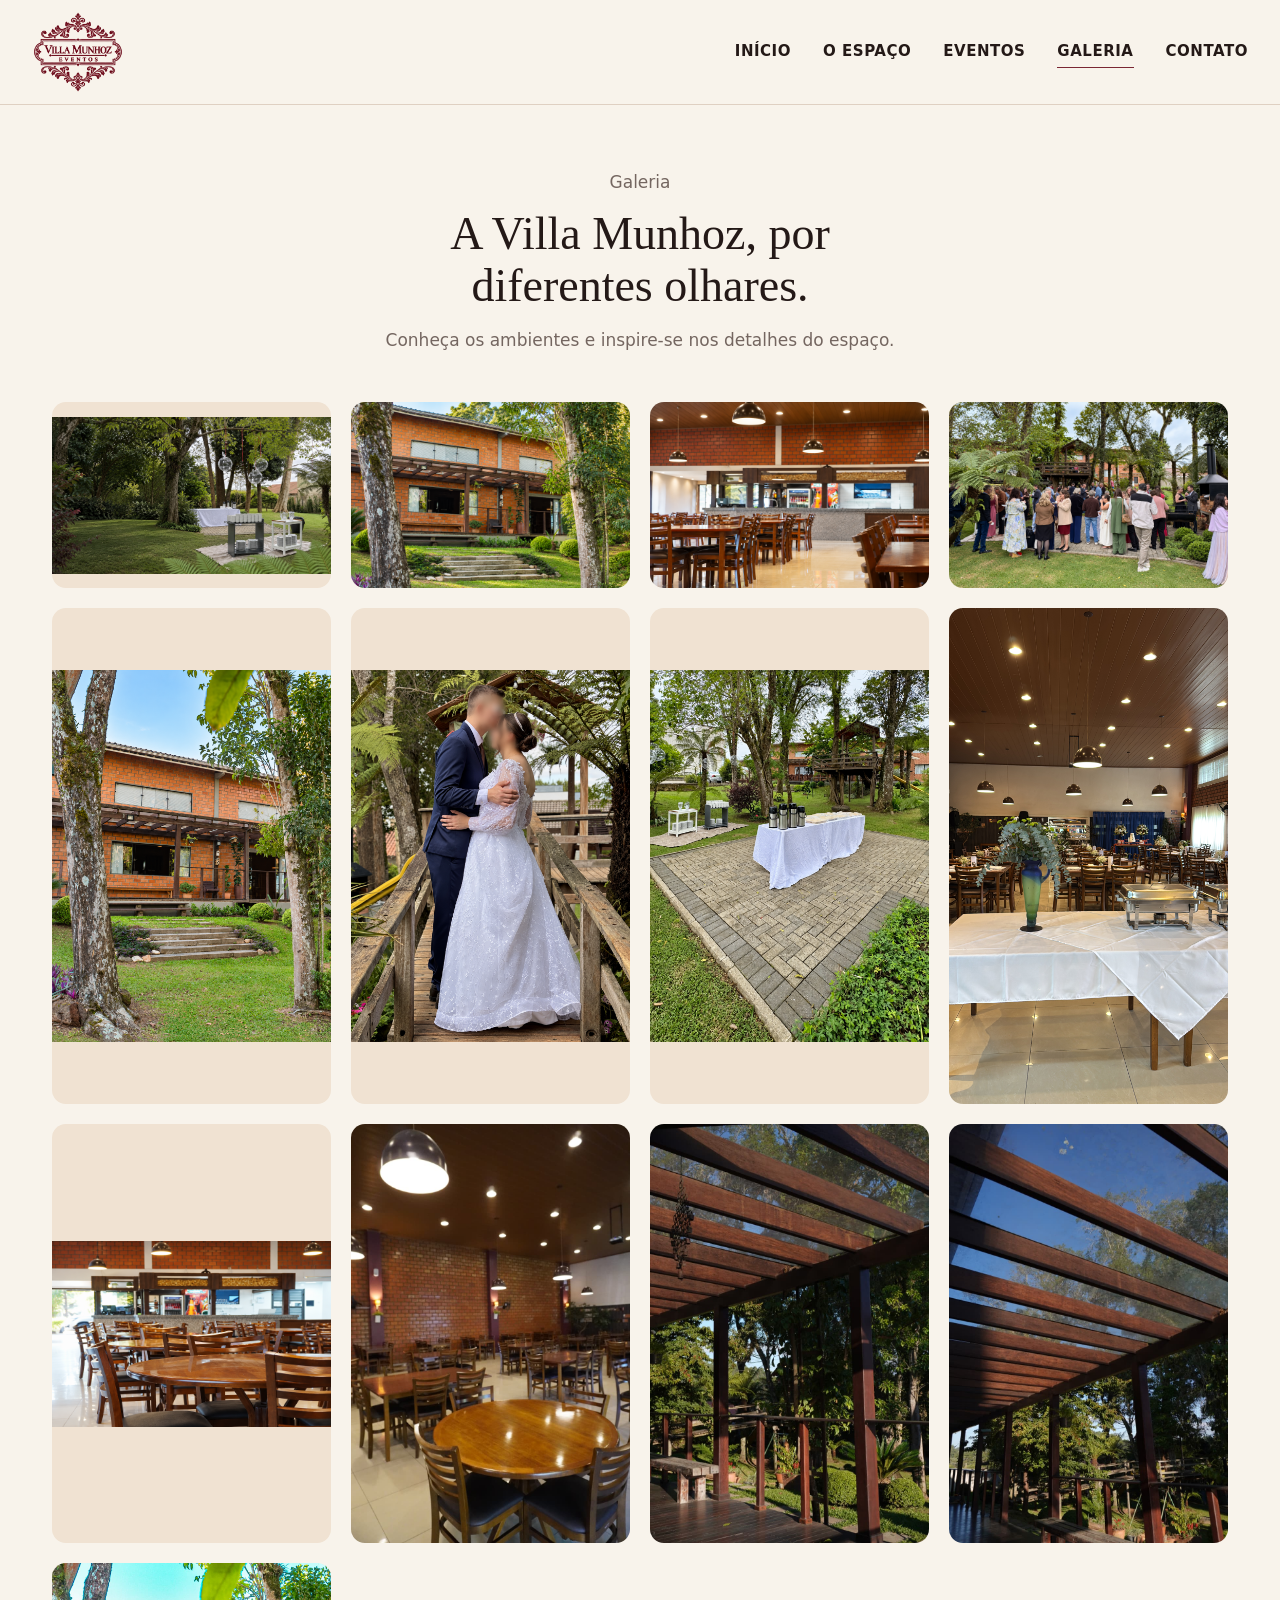
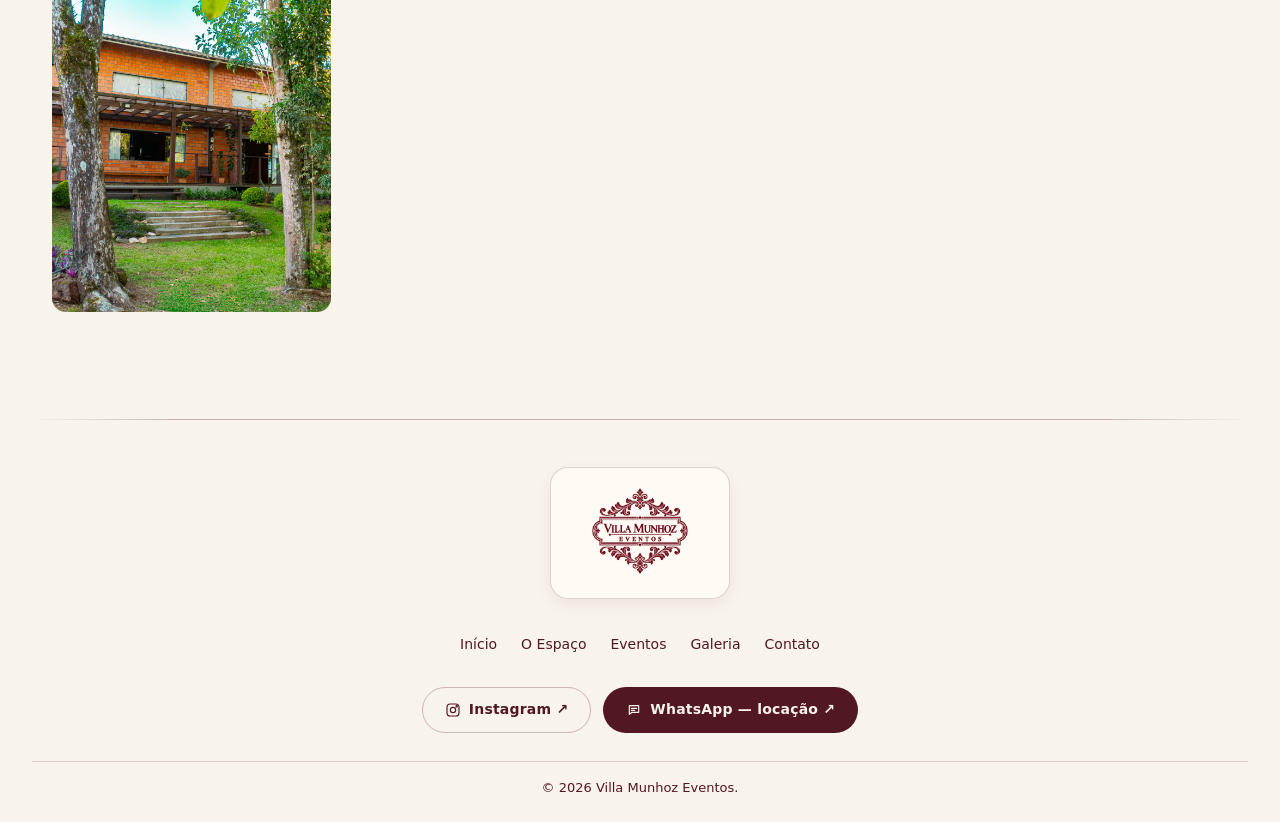
<file: pages/galeria.html>
<!doctype html>
<html lang="pt-BR">
  <head>
    <meta charset="utf-8">
    <meta name="viewport" content="width=device-width,initial-scale=1">
    <title>
      Galeria | Villa Munhoz
    </title>
    <link rel="stylesheet" href="../assets/css/tokens.css">
    <link rel="stylesheet" href="../assets/css/base.css">
    <link rel="stylesheet" href="../assets/css/components.css">
    <link rel="stylesheet" href="../assets/css/pages.css">
    <link rel="stylesheet" href="../assets/css/gallery.css">
    <script src="../assets/js/main.js" defer>
    </script>
    <script src="../assets/js/menu.js" defer>
    </script>
    <script src="../assets/js/lightbox.js" defer>
    </script>
  </head>
  <body>
    <a class="skip-link" href="#main-content">
      Pular para o conteúdo
    </a>
    <header class="site-header">
      <div class="container site-header__inner">
        <a class="site-brand" href="../index.html">
          <img class="site-brand__logo" src="../assets/img/logo/Logo%20Villa%20Munhoz%20Eventos%20com%20arabescos%20entalhados.png" width="1254" height="1254" alt="Villa Munhoz Eventos">
        </a>
        <nav class="site-nav" aria-label="Navegação principal">
          <a class="site-nav__link" href="../index.html">
            Início
          </a>
          <a class="site-nav__link" href="espaco.html">
            O Espaço
          </a>
          <a class="site-nav__link" href="eventos.html">
            Eventos
          </a>
          <a class="site-nav__link" href="galeria.html" aria-current="page">
            Galeria
          </a>
          <a class="site-nav__link" href="contato.html">
            Contato
          </a>
        </nav>
        <button class="menu-button" type="button" aria-controls="mobile-menu" aria-expanded="false" aria-label="Abrir menu">
          <span class="menu-button__icon" aria-hidden="true"></span>
          <span class="visually-hidden">Menu</span>
        </button>
      </div>
      <nav class="mobile-menu" id="mobile-menu" aria-label="Navegação móvel" hidden>
        <div class="container mobile-menu__inner"><ul class="mobile-menu__list"><li><a class="mobile-menu__link" href="../index.html">Início</a></li><li><a class="mobile-menu__link" href="espaco.html">O Espaço</a></li><li><a class="mobile-menu__link" href="eventos.html">Eventos</a></li><li><a class="mobile-menu__link" href="galeria.html" aria-current="page">Galeria</a></li><li><a class="mobile-menu__link" href="contato.html">Contato</a></li></ul></div>
      </nav>
    </header>
    <main id="main-content" class="gallery-page">
      <div class="container">
        <div class="gallery-page__intro"><p class="eyebrow">Galeria</p><h1>A Villa Munhoz, por diferentes olhares.</h1><p>Conheça os ambientes e inspire-se nos detalhes do espaço.</p></div>
        <section class="gallery-grid" data-gallery="villa">
          <button data-lightbox data-caption="Jardim preparado para celebração" data-src="../assets/img/img/Img_trabalhada_web/Jardim_home_01_teste.png"><img src="../assets/img/img/Img_trabalhada_web/Jardim_home_01_teste.png" width="1672" height="941" alt="Jardim preparado para celebração" decoding="async"></button>
          <button data-lightbox data-caption="Varanda entre árvores" data-src="../assets/img/img/img_section_02/Varanda%20de%20tijolos%20entre%20%C3%A1rvores.png"><img src="../assets/img/img/img_section_02/Varanda%20de%20tijolos%20entre%20%C3%A1rvores.png" width="1536" height="1024" alt="Varanda de tijolos entre árvores" decoding="async"></button>
          <button data-lightbox data-caption="Salão de madeira e tijolos" data-src="../assets/img/img/img_section_02/Sal%C3%A3o%20acolhedor%20de%20madeira%20e%20tijolos.png"><img src="../assets/img/img/img_section_02/Sal%C3%A3o%20acolhedor%20de%20madeira%20e%20tijolos.png" width="1536" height="1024" alt="Salão com mesas de madeira e tijolos" decoding="async"></button>
          <button data-lightbox data-caption="Convidados no jardim" data-src="../assets/img/img/img_section_02/Convidados%20reunidos%20no%20jardim.png"><img src="../assets/img/img/img_section_02/Convidados%20reunidos%20no%20jardim.png" width="1536" height="1024" alt="Convidados reunidos no jardim" loading="lazy" decoding="async"></button>
          <button data-lightbox data-caption="Fachada e escadaria" data-src="../assets/img/img/card_section_3/Varanda%20de%20tijolos%20com%20escadaria.png"><img src="../assets/img/img/card_section_3/Varanda%20de%20tijolos%20com%20escadaria.png" width="1086" height="1448" alt="Fachada de tijolos com escadaria" loading="lazy" decoding="async"></button>
          <button data-lightbox data-caption="Celebração no deck" data-src="../assets/img/img/card_section_3/Abra%C3%A7o%20de%20casamento%20no%20deck.png"><img src="../assets/img/img/card_section_3/Abra%C3%A7o%20de%20casamento%20no%20deck.png" width="1086" height="1448" alt="Casal em traje de casamento no deck" loading="lazy" decoding="async"></button>
          <button data-lightbox data-caption="Jardim preparado para receber" data-src="../assets/img/img/card_section_3/Mesa%20branca%20entre%20%C3%A1rvores%20e%20folhagens.png"><img src="../assets/img/img/card_section_3/Mesa%20branca%20entre%20%C3%A1rvores%20e%20folhagens.png" width="1086" height="1448" alt="Mesas no jardim entre árvores" loading="lazy" decoding="async"></button>
          <button data-lightbox data-caption="Salão preparado para celebração" data-src="../assets/img/img/DA34C8A5-C349-4AED-A990-77AF613778BE.JPG"><img src="../assets/img/img/DA34C8A5-C349-4AED-A990-77AF613778BE.JPG" width="3840" height="2160" alt="Salão preparado para celebração" loading="lazy" decoding="async"></button>
          <button data-lightbox data-caption="Mesa redonda no salão" data-src="../assets/img/img/img_section_02/Sal%C3%A3o%20acolhedor%20com%20mesa%20redonda.png"><img src="../assets/img/img/img_section_02/Sal%C3%A3o%20acolhedor%20com%20mesa%20redonda.png" width="1536" height="1024" alt="Mesa redonda no salão" loading="lazy" decoding="async"></button>
          <button data-lightbox data-caption="Salão com luminárias" data-src="../assets/img/img/img_externas/img%20externas%20(3).jpeg"><img src="../assets/img/img/img_externas/img%20externas%20(3).jpeg" width="853" height="1280" alt="Salão com luminárias" loading="lazy" decoding="async"></button>
          <button data-lightbox data-caption="Varanda voltada ao jardim" data-src="../assets/img/img/img_externas/img%20externas%20(9).jpeg"><img src="../assets/img/img/img_externas/img%20externas%20(9).jpeg" width="853" height="1280" alt="Varanda voltada ao jardim" loading="lazy" decoding="async"></button>
          <button data-lightbox data-caption="Cobertura de madeira" data-src="../assets/img/img/img_externas/img%20externas%20(11).jpeg"><img src="../assets/img/img/img_externas/img%20externas%20(11).jpeg" width="853" height="1280" alt="Cobertura de madeira da varanda" loading="lazy" decoding="async"></button>
          <button data-lightbox data-caption="Fachada entre árvores" data-src="../assets/img/img/img_externas/img%20externas%20(1).jpeg"><img src="../assets/img/img/img_externas/img%20externas%20(1).jpeg" width="1024" height="1280" alt="Fachada entre árvores" loading="lazy" decoding="async"></button>
        </section>
      </div>
    </main>
    <div class="lightbox" data-lightbox-dialog role="dialog" aria-modal="true" aria-label="Visualizador de imagens" hidden>
      <div class="lightbox__content">
        <button class="lightbox__button lightbox__prev" data-lightbox-prev aria-label="Imagem anterior">
          ←
        </button>
        <figure class="lightbox__figure">
          <button class="lightbox__button lightbox__close" data-lightbox-close aria-label="Fechar visualizador">
            ×
          </button>
          <img class="lightbox__image" data-lightbox-image alt="">
          <figcaption class="lightbox__meta">
            <span class="lightbox__counter" data-lightbox-counter aria-live="polite">
            </span>
            <p data-lightbox-caption>
            </p>
          </figcaption>
        </figure>
        <button class="lightbox__button lightbox__next" data-lightbox-next aria-label="Próxima imagem">
          →
        </button>
      </div>
    </div>
    <footer class="site-footer">
      <div class="container site-footer__inner">
        <a class="site-footer__logo-card" href="../index.html" aria-label="Villa Munhoz — início">
          <img class="site-footer__logo" src="../assets/img/logo/Logo%20Villa%20Munhoz%20Eventos%20com%20arabescos%20entalhados.png" width="1254" height="1254" alt="">
        </a>
        <nav class="site-footer__nav" aria-label="Navegação do rodapé">
          <a href="../index.html">Início</a>
          <a href="espaco.html">O Espaço</a>
          <a href="eventos.html">Eventos</a>
          <a href="galeria.html">Galeria</a>
          <a href="contato.html">Contato</a>
        </nav>
        <div class="site-footer__actions">
          <a class="site-footer__action site-footer__action--instagram" href="https://www.instagram.com/villamunhoz.eventos/" target="_blank" rel="noopener noreferrer" aria-label="Instagram (abre em nova aba)">
            <svg class="site-footer__icon" viewBox="0 0 24 24" aria-hidden="true"><rect x="3" y="3" width="18" height="18" rx="5"></rect><circle cx="12" cy="12" r="4"></circle><circle cx="17.5" cy="6.5" r="1"></circle></svg>
            <span>Instagram ↗</span>
          </a>
          <a class="site-footer__action site-footer__action--contact" href="https://wa.me/554799667017?text=Ol%C3%A1%2C%20Jonas%21%20Gostaria%20de%20informa%C3%A7%C3%B5es%20sobre%20a%20loca%C3%A7%C3%A3o%20da%20Villa%20Munhoz%20para%20um%20evento." target="_blank" rel="noopener noreferrer" aria-label="WhatsApp — locação (abre em nova aba)">
            <svg class="site-footer__icon" viewBox="0 0 24 24" aria-hidden="true"><path d="M5 5.5h14v10H9l-4 3v-13Z"></path><path d="M8 9.5h8M8 12.5h5"></path></svg>
            <span>WhatsApp — locação ↗</span>
          </a>
        </div>
        <div class="site-footer__base">
          <p>© 2026 Villa Munhoz Eventos.</p>
        </div>
      </div>
    </footer>
  </body>
</html>
</file>
<file: assets/css/tokens.css>
:root {
  color-scheme: light;
  --color-brand:#7a2633;
  --color-brand-deep:#521822;
  --color-canvas:#f8f3eb;
  --color-surface:#fffaf4;
  --color-surface-raised:#f0e2d2;
  --color-ink:#241917;
  --color-ink-muted:#746660;
  --color-support:#d1a778;
  --color-border:#dfd0c2;
  --color-border-strong:#b99476;
  --color-focus:#7a2633;
  --font-sans:ui-sans-serif,system-ui,-apple-system,"Segoe UI",sans-serif;
  --font-display:Georgia,"Times New Roman",serif;
  --text-sm:.875rem;
  --text-base:1rem;
  --text-lg:1.25rem;
  --text-xl:1.65rem;
  --text-2xl:clamp(2.7rem,8vw,6.2rem);
  --space-2:.5rem;
  --space-3:.75rem;
  --space-4:1rem;
  --space-5:1.5rem;
  --space-6:2rem;
  --space-7:3rem;
  --space-8:5rem;
  --container-max:76rem;
  --container-gutter:1.25rem;
  --header-height:5rem;
  --radius-sm:.2rem;
  --transition-fast:160ms ease;
  --z-header:10;
  --z-menu:20;
  --z-skip-link:30;
}

@media (min-width:48rem) {
  :root { --header-height:6.5rem; }
}
</file>
<file: assets/css/base.css>
*, *::before, *::after { box-sizing: border-box; }
html { scroll-behavior: smooth; scroll-padding-top: var(--header-height); }
body { min-width: 20rem; min-height: 100vh; margin: 0; background: var(--color-canvas); color: var(--color-ink); font-family: var(--font-sans); font-size: var(--text-base); line-height: 1.55; }
body.menu-open, body.lightbox-open { overflow: hidden; }
img { max-width: 100%; height: auto; }
a { color: inherit; text-decoration: none; }
button { font: inherit; border: 0; cursor: pointer; }
h1, h2, h3, p, ul { margin: 0; } ul { padding: 0; list-style: none; }
h1, h2, h3 { font-family: var(--font-display); font-weight: 400; line-height: .96; text-wrap: balance; }
:focus-visible { outline: 3px solid var(--color-focus); outline-offset: 3px; }
.container { width: min(100% - (var(--container-gutter) * 2), var(--container-max)); margin-inline: auto; }
.visually-hidden { position: absolute; width: 1px; height: 1px; padding: 0; overflow: hidden; clip: rect(0, 0, 0, 0); white-space: nowrap; border: 0; }
.skip-link { position: fixed; z-index: var(--z-skip-link); top: var(--space-3); left: var(--space-3); padding: var(--space-3) var(--space-4); background: var(--color-ink); color: var(--color-surface); transform: translateY(-200%); }.skip-link:focus { transform: translateY(0); }
@media (prefers-reduced-motion: reduce) { html { scroll-behavior: auto; } *, *::before, *::after { transition-duration: .01ms !important; animation-duration: .01ms !important; } }
</file>
<file: assets/css/components.css>
.site-header {
  position: sticky;
  z-index: var(--z-header);
  top: 0;
  border-bottom: 1px solid var(--color-border);
  background: var(--color-canvas);
}

.site-header__inner {
  display: flex;
  min-height: var(--header-height);
  align-items: center;
  justify-content: space-between;
  gap: var(--space-4);
}

.site-brand { display: flex; flex: 0 0 auto; align-items: center; }

.site-brand__logo {
  display: block;
  width: 4.25rem;
  height: 4.25rem;
  object-fit: contain;
}

.site-nav { display: none; }

.menu-button {
  display: inline-grid;
  width: 2.75rem;
  height: 2.75rem;
  place-items: center;
  border: 1px solid var(--color-border-strong);
  background: var(--color-surface);
}

.menu-button__icon,
.menu-button__icon::before,
.menu-button__icon::after {
  display: block;
  width: 1.25rem;
  height: 2px;
  background: currentColor;
  content: "";
}

.menu-button__icon { position: relative; }
.menu-button__icon::before,
.menu-button__icon::after { position: absolute; left: 0; }
.menu-button__icon::before { top: -.38rem; }
.menu-button__icon::after { top: .38rem; }
.menu-button[aria-expanded="true"] .menu-button__icon { background: transparent; }
.menu-button[aria-expanded="true"] .menu-button__icon::before { top: 0; transform: rotate(45deg); }
.menu-button[aria-expanded="true"] .menu-button__icon::after { top: 0; transform: rotate(-45deg); }

.mobile-menu {
  position: fixed;
  z-index: var(--z-menu);
  inset: var(--header-height) 0 0;
  overflow-y: auto;
  background: var(--color-canvas);
}

.mobile-menu__inner { padding-block: var(--space-5); }

.mobile-menu__link {
  display: flex;
  min-height: 3.5rem;
  align-items: center;
  border-bottom: 1px solid var(--color-border);
  font-family: var(--font-display);
  font-size: var(--text-xl);
}

.button {
  display: inline-flex;
  min-height: 3rem;
  align-items: center;
  padding: var(--space-3) var(--space-5);
  background: var(--color-brand);
  color: var(--color-surface);
  font-size: var(--text-sm);
  font-weight: 700;
  letter-spacing: .08em;
  text-transform: uppercase;
}

.button:hover { background: var(--color-brand-deep); }
.site-footer {
  position: relative;
  margin-top: clamp(2rem, 4vw, 4rem);
  background: var(--color-canvas);
  color: var(--color-brand-deep);
}

.site-footer::before {
  position: absolute;
  top: 0;
  right: 0;
  left: 0;
  width: min(100% - (var(--container-gutter) * 2), var(--container-max));
  height: 1px;
  margin-inline: auto;
  background: linear-gradient(90deg, transparent, rgb(82 24 34 / .3) 12%, rgb(82 24 34 / .3) 88%, transparent);
  content: "";
}

.site-footer__inner {
  display: grid;
  justify-items: center;
  padding-top: 2rem;
  padding-bottom: 1.5rem;
  text-align: center;
}

.site-footer__logo-card {
  display: grid;
  width: 9.75rem;
  height: 7.25rem;
  place-items: center;
  padding: .75rem 1rem 1rem;
  border: 1px solid rgb(82 24 34 / .18);
  border-radius: 1.125rem;
  background: var(--color-surface);
  box-shadow: 0 .35rem 1rem rgb(82 24 34 / .06);
  transition: transform 450ms cubic-bezier(.22, .61, .36, 1), border-color 450ms ease, box-shadow 450ms ease;
}

.site-footer__logo {
  display: block;
  width: min(100%, 6.25rem);
  height: min(100%, 6.25rem);
  object-fit: contain;
  object-position: center 46%;
  transition: transform 450ms cubic-bezier(.22, .61, .36, 1);
}

.site-footer__nav {
  display: flex;
  flex-wrap: wrap;
  justify-content: center;
  gap: .75rem 1.5rem;
  margin-top: 1.5rem;
}

.site-footer__nav a {
  display: inline-flex;
  min-height: 2.75rem;
  align-items: center;
  color: var(--color-brand-deep);
  font-size: .8125rem;
  font-weight: 500;
  text-decoration: none;
  text-decoration-thickness: 1px;
  text-underline-offset: .25rem;
}

.site-footer__actions {
  display: flex;
  flex-wrap: wrap;
  justify-content: center;
  gap: .75rem;
  margin-top: 1.25rem;
}

.site-footer__action {
  display: inline-flex;
  min-height: 2.875rem;
  align-items: center;
  justify-content: center;
  gap: .5rem;
  padding-inline: 1.375rem;
  border: 1px solid transparent;
  border-radius: 999px;
  font-size: .8125rem;
  font-weight: 600;
  letter-spacing: .015em;
  text-decoration: none;
  transition: background-color 220ms ease, border-color 220ms ease, color 220ms ease;
}

.site-footer__action--instagram {
  border-color: rgb(82 24 34 / .28);
  color: var(--color-brand-deep);
}

.site-footer__action--contact {
  background: var(--color-brand-deep);
  color: var(--color-canvas);
}

.site-footer__icon {
  width: 1rem;
  height: 1rem;
  flex: 0 0 auto;
  fill: none;
  stroke: currentColor;
  stroke-linecap: round;
  stroke-linejoin: round;
  stroke-width: 1.75;
}

.site-footer__base {
  width: 100%;
  margin-top: 1.75rem;
  padding-top: 1rem;
  border-top: 1px solid rgb(82 24 34 / .18);
  font-size: .75rem;
}

.site-footer__base p { margin: 0; }

.site-footer__logo-card:focus-visible,
.site-footer__nav a:focus-visible,
.site-footer__action:focus-visible {
  outline: 2px solid var(--color-focus);
  outline-offset: 3px;
}

@media (hover: hover) and (pointer: fine) {
  .site-footer__logo-card:hover {
    transform: translateY(-3px);
    border-color: rgb(122 38 51 / .48);
    box-shadow: 0 .55rem 1.25rem rgb(82 24 34 / .1);
  }

  .site-footer__logo-card:hover .site-footer__logo { transform: scale(1.025); }
  .site-footer__nav a:hover { text-decoration: underline; }
  .site-footer__action--instagram:hover { border-color: var(--color-brand); background: rgb(122 38 51 / .06); }
  .site-footer__action--contact:hover { background: var(--color-brand); }
}

@media (min-width: 48rem) {
  .site-header__inner { min-height: 6.5rem; }
  .site-brand__logo { width: 5.75rem; height: 5.75rem; }

  .site-nav {
    display: flex;
    align-items: center;
    gap: clamp(1.25rem, 2.5vw, 2.5rem);
    margin-left: auto;
  }

  .site-nav__list { display: flex; align-items: center; gap: clamp(1.25rem, 2.5vw, 2.5rem); }

  .site-nav__link {
    position: relative;
    display: inline-flex;
    min-height: 2.75rem;
    align-items: center;
    font-size: .9375rem;
    font-weight: 700;
    letter-spacing: .035em;
    text-transform: uppercase;
  }

  .site-nav__link[aria-current="page"]::after {
    position: absolute;
    right: 0;
    bottom: .35rem;
    left: 0;
    height: 1px;
    background: var(--color-brand);
    content: "";
  }

  .menu-button,
  .mobile-menu { display: none; }

  .site-footer__inner { padding-top: 3rem; }
  .site-footer__logo-card { width: 11.25rem; height: 8.25rem; }
  .site-footer__nav a,
  .site-footer__action { font-size: .875rem; }
  .site-footer__base { font-size: .8125rem; }
}

@media (prefers-reduced-motion: reduce) {
  .site-footer__logo-card,
  .site-footer__logo,
  .site-footer__action { transition: none; }

  .site-footer__logo-card:hover { transform: none; }
  .site-footer__logo-card:hover .site-footer__logo { transform: none; }
}
</file>
<file: assets/css/home.css>
.home-hero,
.home-intro {
  display: grid;
  gap: var(--space-6);
}

.home-hero {
  position: relative;
  display: flex;
  min-height: 0;
  align-items: center;
  overflow: hidden;
  isolation: isolate;
  padding-block: clamp(5rem, 16vw, 7.5rem);
  background: var(--color-brand-deep);
}

.home-hero::after {
  position: absolute;
  z-index: 1;
  inset: 0;
  background: linear-gradient(90deg, rgb(82 24 34 / .8) 0%, rgb(82 24 34 / .52) 43%, rgb(82 24 34 / 0) 76%);
  content: "";
  pointer-events: none;
}

.home-hero__media {
  position: absolute;
  z-index: 0;
  inset: 0;
}

.home-hero__image {
  display: block;
  width: 100%;
  height: 100%;
  object-fit: cover;
  object-position: 70% center;
}

.home-hero__copy {
  position: relative;
  z-index: 2;
  display: grid;
  width: 100%;
  max-width: calc(30rem + (var(--container-gutter) * 2));
  gap: var(--space-5);
  margin-inline: max(var(--container-gutter), calc((100% - var(--container-max)) / 2));
  color: var(--color-surface);
}

.home-intro__copy { display: grid; gap: var(--space-5); }

.home-hero h1,
.home-intro h2,
.home-explore h2 { font-size: var(--text-2xl); }

.home-hero h1 {
  max-width: 12ch;
  font-size: clamp(3rem, 5.4vw, 5.4rem);
}

.home-hero .eyebrow { color: var(--color-surface-raised); }

.home-hero .intro {
  max-width: 30rem;
  color: var(--color-surface);
}

.intro,
.home-intro p {
  max-width: 38rem;
  color: var(--color-ink-muted);
  font-size: var(--text-lg);
}

.home-actions { display: flex; flex-wrap: wrap; align-items: center; gap: var(--space-4); }
.text-link { color: var(--color-brand); font-weight: 700; text-decoration: underline; text-underline-offset: .25em; }

.home-hero .button { background: var(--color-surface); color: var(--color-brand); }
.home-hero .button:hover { background: var(--color-surface-raised); }

.home-hero .text-link {
  display: inline-flex;
  min-height: 3rem;
  align-items: center;
  padding-inline: var(--space-4);
  border: 1px solid var(--color-surface);
  color: var(--color-surface);
  text-decoration: none;
}

.home-hero .text-link:hover { background: rgb(255 250 244 / .16); }

.home-hero .button:focus-visible,
.home-hero .text-link:focus-visible {
  outline-color: var(--color-surface);
  box-shadow: 0 0 0 5px var(--color-brand-deep);
}

.home-intro {
  justify-items: center;
  gap: 0;
  padding-block: clamp(3.5rem, 6vw, 5rem);
  text-align: center;
}

.home-intro__copy {
  display: grid;
  justify-items: center;
  max-width: 36rem;
  gap: var(--space-4);
}

.home-intro h2 { font-size: clamp(2.25rem, 3.2vw, 3.5rem); }

.home-intro p {
  max-width: 36rem;
  font-size: clamp(1.125rem, 1.6vw, 1.25rem);
  line-height: 1.6;
}

.home-intro__copy .text-link { margin-top: var(--space-2); }

.intro-carousel {
  position: relative;
  width: 100%;
  margin-top: clamp(2rem, 4vw, 3rem);
  text-align: left;
}

.intro-carousel__viewport {
  overflow: hidden;
  border-radius: .875rem;
}

.intro-carousel__track { display: grid; gap: var(--space-5); }

.intro-carousel__slide {
  position: relative;
  margin: 0;
  overflow: hidden;
  background: var(--color-brand-deep);
}

.intro-carousel__slide img {
  display: block;
  width: 100%;
  height: 100%;
  aspect-ratio: 3 / 2;
  object-fit: cover;
}

.intro-carousel__slide:nth-child(1) img { object-position: center 55%; }
.intro-carousel__slide:nth-child(2) img { object-position: center 50%; }
.intro-carousel__slide:nth-child(3) img { object-position: center 56%; }
.intro-carousel__slide:nth-child(4) img { object-position: center 52%; }

.intro-carousel__slide::before,
.intro-carousel__slide::after {
  position: absolute;
  z-index: 1;
  inset: 0;
  content: "";
  pointer-events: none;
}

.intro-carousel__slide::before {
  background: linear-gradient(90deg, rgb(10 5 6 / .62) 0%, rgb(10 5 6 / .3) 38%, rgb(10 5 6 / 0) 67%), linear-gradient(270deg, rgb(10 5 6 / .2) 0%, rgb(10 5 6 / 0) 25%);
}

.intro-carousel__slide::after {
  background: linear-gradient(0deg, rgb(10 5 6 / .82) 0%, rgb(10 5 6 / .54) 43%, rgb(10 5 6 / 0) 78%);
}

.intro-carousel figcaption {
  display: grid;
  position: absolute;
  z-index: 2;
  right: var(--space-5);
  bottom: var(--space-5);
  left: var(--space-5);
  gap: .25rem;
  max-width: 34ch;
  color: var(--color-surface);
  font-size: clamp(.875rem, 1.4vw, 1rem);
  line-height: 1.5;
}

.intro-carousel figcaption strong {
  color: inherit;
  font-family: var(--font-display);
  font-size: clamp(1.5rem, 2.2vw, 2rem);
  font-weight: 400;
  line-height: 1.05;
}

.intro-carousel__eyebrow {
  font-size: .75rem;
  font-weight: 700;
  letter-spacing: .1em;
  text-transform: uppercase;
}

.intro-carousel__controls {
  display: flex;
  align-items: center;
  justify-content: center;
  margin-top: var(--space-4);
}

.intro-carousel__dots,
.intro-carousel__meta { display: flex; align-items: center; }

.intro-carousel__meta { gap: var(--space-3); }
.intro-carousel__dots { gap: .125rem; }

.intro-carousel__toggle {
  min-height: 2.75rem;
  padding-inline: var(--space-3);
  border: 1px solid var(--color-border-strong);
  background: transparent;
  color: var(--color-brand);
  font-size: var(--text-sm);
  font-weight: 700;
}

.intro-carousel__toggle:hover { background: var(--color-surface-raised); }

.intro-carousel__toggle:focus-visible {
  outline-color: var(--color-focus);
  box-shadow: 0 0 0 4px rgb(122 38 51 / .18);
}

.intro-carousel__toggle:disabled { cursor: not-allowed; opacity: .6; }

.intro-carousel__dots button {
  display: inline-grid;
  width: 2.75rem;
  height: 2.75rem;
  place-items: center;
  border: 1px solid rgb(255 250 244 / .58);
  background: rgb(10 5 6 / .56);
  color: var(--color-surface);
}

.intro-carousel__dots button:hover { background: rgb(82 24 34 / .78); }

.intro-carousel__dots button:focus-visible {
  outline-color: var(--color-surface);
  box-shadow: 0 0 0 4px var(--color-brand-deep);
}

.intro-carousel__dots button {
  width: 2.75rem;
  height: 2.75rem;
  padding: 0;
  border-color: transparent;
  background: transparent;
  color: var(--color-brand);
}

.intro-carousel__dots button::before {
  width: .75rem;
  height: .75rem;
  border: 1px solid var(--color-brand);
  border-radius: 50%;
  content: "";
}

.intro-carousel__dots button[aria-current="true"]::before { background: var(--color-brand); }
.intro-carousel__counter { color: var(--color-ink-muted); font-size: var(--text-sm) !important; }

.home-intro__contact {
  display: grid;
  justify-items: center;
  max-width: 36rem;
  gap: var(--space-3);
  margin-top: clamp(3rem, 5vw, 4rem);
  text-align: center;
}

.home-intro__contact h3 { font-size: clamp(2rem, 3.2vw, 3.25rem); }

.intro-carousel.is-enhanced .intro-carousel__viewport { overflow: hidden; }

.intro-carousel.is-enhanced .intro-carousel__track {
  display: flex;
  gap: 0;
  transition: transform 900ms cubic-bezier(.22, .61, .36, 1);
}

.intro-carousel.is-enhanced .intro-carousel__slide { flex: 0 0 100%; }

@media (prefers-reduced-motion: reduce) {
  .intro-carousel.is-enhanced .intro-carousel__track { transition: none; }
}

.home-explore {
  padding-block: clamp(3.5rem, 7vw, 5rem);
  background: var(--color-canvas);
}

.home-explore > .container { display: grid; gap: clamp(2rem, 3vw, 2.5rem); }

.home-explore__heading {
  display: grid;
  justify-items: center;
  max-width: 36rem;
  gap: var(--space-4);
  margin-inline: auto;
  text-align: center;
}

.home-explore h2 { font-size: clamp(2rem, 3.5vw, 3rem); }

.home-explore__heading p {
  max-width: 36rem;
  color: var(--color-ink-muted);
  font-size: clamp(1rem, 1.5vw, 1.125rem);
  line-height: 1.6;
}

.explore-grid { display: grid; gap: .75rem; }

.explore-card {
  position: relative;
  display: block;
  min-height: 20rem;
  overflow: hidden;
  border-radius: 1rem;
  background: var(--color-brand-deep);
  color: var(--color-surface);
  isolation: isolate;
}

.explore-card::after {
  position: absolute;
  z-index: 1;
  inset: 0;
  background: linear-gradient(0deg, rgb(10 5 6 / .84) 0%, rgb(10 5 6 / .36) 45%, rgb(10 5 6 / .04) 78%);
  content: "";
  pointer-events: none;
}

.explore-card img {
  display: block;
  width: 100%;
  height: 100%;
  object-fit: cover;
  transition: transform 600ms cubic-bezier(.22, .61, .36, 1), filter 600ms ease;
}

.explore-card:nth-child(1) img { object-position: center 54%; }
.explore-card:nth-child(2) img { object-position: center 35%; }
.explore-card:nth-child(3) img { object-position: center 45%; }
.explore-card:nth-child(4) img { object-position: center 29%; }

.explore-card__content {
  position: absolute;
  z-index: 2;
  right: var(--space-5);
  bottom: var(--space-5);
  left: var(--space-5);
  display: grid;
  gap: var(--space-2);
}

.explore-card__title {
  font-family: var(--font-display);
  font-size: clamp(1.375rem, 2vw, 1.75rem);
  line-height: 1.05;
}

.explore-card__description,
.explore-card__call {
  font-size: .9375rem;
  line-height: 1.5;
}

.explore-card__call {
  margin-top: var(--space-2);
  font-size: var(--text-sm);
  font-weight: 700;
}

.home-event {
  padding-block: 2rem;
  background: var(--color-canvas);
}

.home-event > .container { width: min(100% - 2.5rem, var(--container-max)); }

.home-event__panel {
  display: grid;
  padding: 1.75rem;
  border-radius: 1.125rem;
  background: linear-gradient(135deg, var(--color-brand-deep), var(--color-brand) 145%);
  color: var(--color-surface);
}

.home-event__heading {
  display: grid;
  justify-items: center;
  max-width: 56ch;
  gap: 1rem;
  margin-inline: auto;
  text-align: center;
}

.home-event__heading h2 {
  max-width: 24ch;
  font-size: clamp(1.875rem, 2.7vw, 2.625rem);
  line-height: 1.15;
}

.home-event__heading p {
  color: rgb(255 250 244 / .9);
  font-size: clamp(1rem, 1.4vw, 1.0625rem);
  line-height: 1.6;
}

.home-event__cards {
  display: grid;
  max-width: 60rem;
  gap: 1rem;
  margin: 2rem auto 0;
}

.home-event__card {
  position: relative;
  padding: 1.25rem;
  overflow: hidden;
  border: 1px solid rgb(255 250 244 / .3);
  border-radius: .875rem;
  background: rgb(255 250 244 / .11);
  isolation: isolate;
  transition: transform 450ms cubic-bezier(.22, .61, .36, 1), border-color 450ms ease, box-shadow 450ms ease;
}

.home-event__card::before {
  position: absolute;
  z-index: 0;
  inset: 0;
  border-radius: inherit;
  background: linear-gradient(135deg, rgb(154 75 91 / .38), rgb(154 75 91 / .14) 48%, rgb(209 167 120 / .16));
  background: linear-gradient(135deg, rgb(154 75 91 / .38), rgb(154 75 91 / .14) 48%, color-mix(in srgb, var(--color-warm, var(--color-support)) 22%, transparent));
  opacity: 0;
  content: "";
  pointer-events: none;
  transition: opacity 450ms cubic-bezier(.22, .61, .36, 1);
}

.home-event__card h3,
.home-event__card p {
  position: relative;
  z-index: 1;
}

.home-event__card h3 {
  font-family: var(--font-sans);
  font-size: clamp(1.25rem, 2vw, 1.375rem);
  font-weight: 600;
  line-height: 1.25;
}

.home-event__card p {
  margin-top: var(--space-3);
  color: rgb(255 250 244 / .88);
  font-size: clamp(.9375rem, 1.3vw, 1rem);
  line-height: 1.6;
}

@media (hover: hover) and (pointer: fine) {
  .home-event__card:hover {
    transform: translateY(-3px);
    border-color: rgb(209 167 120 / .52);
    box-shadow: 0 .75rem 1.5rem rgb(36 25 23 / .18);
  }

  .home-event__card:hover::before { opacity: 1; }
}

.home-event__cta {
  display: grid;
  justify-items: center;
  gap: var(--space-3);
  margin-top: 2rem;
  text-align: center;
}

.home-event__cta > p {
  font-size: clamp(1.125rem, 2vw, 1.375rem);
  line-height: 1.4;
}

.home-event__actions {
  display: flex;
  flex-wrap: wrap;
  justify-content: center;
  gap: var(--space-3);
}

.home-event__action {
  display: inline-flex;
  min-height: 3rem;
  align-items: center;
  justify-content: center;
  padding-inline: var(--space-5);
  border: 1px solid transparent;
  border-radius: 999px;
  font-size: clamp(.8125rem, 1.4vw, .875rem);
  font-weight: 600;
  letter-spacing: .025em;
}

.home-event__action--primary {
  background: var(--color-surface);
  color: var(--color-brand-deep);
}

.home-event__action--secondary {
  border-color: rgb(255 250 244 / .62);
  color: var(--color-surface);
}

.home-event__action--primary:hover { background: var(--color-surface-raised); }
.home-event__action--secondary:hover { border-color: var(--color-surface); background: rgb(255 250 244 / .1); }

.home-event__action:focus-visible {
  outline-color: var(--color-surface);
  box-shadow: 0 0 0 4px rgb(255 250 244 / .25);
}
@media (min-width: 48rem) {
  .home-hero {
    min-height: clamp(36rem, 52vw, 46rem);
    padding-block: var(--space-8);
  }

  .home-hero__image { object-position: 65% center; }
  .home-hero__copy { margin-inline: max(var(--container-gutter), calc((100% - var(--container-max)) / 2)); }

  .home-intro { gap: 0; }
  .intro-carousel__viewport { border-radius: 1.25rem; }
  .intro-carousel__slide img { aspect-ratio: 21 / 10; }
  .intro-carousel figcaption {
    right: clamp(2rem, 3vw, 2.5rem);
    bottom: clamp(2rem, 3vw, 2.5rem);
    left: clamp(2rem, 3vw, 2.5rem);
  }

}

@media (min-width: 40rem) {
  .explore-grid { grid-template-columns: repeat(2, minmax(0, 1fr)); }
  .explore-card { min-height: 21.25rem; }
}

@media (min-width: 48rem) {
  .home-event { padding-block: 3rem; }
  .home-event__panel { padding: 2.5rem; }
  .home-event__cards { grid-template-columns: repeat(2, minmax(0, 1fr)); gap: 1.25rem; }
  .home-event__card { padding: 1.5rem; }
}

@media (min-width: 64rem) {
  .home-event { padding: 4rem 0 3rem; }
  .home-event__panel { padding: 3.5rem; border-radius: 1.5rem; }
}

@media (max-width: 22.5rem) {
  .home-event > .container { width: min(100% - 2rem, var(--container-max)); }
}

@media (min-width: 64rem) and (hover: hover) and (pointer: fine) {
  .explore-grid {
    display: flex;
    height: 25rem;
  }

  .explore-card {
    flex: 1 1 0;
    min-width: 0;
    min-height: 0;
    transition: flex-grow 600ms cubic-bezier(.22, .61, .36, 1);
  }

  .explore-card__description,
  .explore-card__call {
    max-height: 0;
    overflow: hidden;
    opacity: 0;
    transform: translateY(.5rem);
    transition: max-height 600ms ease, opacity 300ms ease, transform 600ms ease;
  }

  .explore-grid:hover .explore-card { flex-grow: 1; }

  .explore-grid:hover .explore-card:hover,
  .explore-grid:focus-within .explore-card:focus-within { flex-grow: 1.4; }

  .explore-grid:hover .explore-card:not(:hover) img { filter: blur(1.5px) brightness(.78); }

  .explore-grid:hover .explore-card:hover img,
  .explore-grid:focus-within .explore-card:focus-within img { transform: scale(1.035); }

  .explore-grid:hover .explore-card:hover .explore-card__description,
  .explore-grid:hover .explore-card:hover .explore-card__call,
  .explore-grid:focus-within .explore-card:focus-within .explore-card__description,
  .explore-grid:focus-within .explore-card:focus-within .explore-card__call {
    max-height: 4rem;
    opacity: 1;
    transform: translateY(0);
  }

  .explore-grid:focus-within .explore-card { flex-grow: 1; }
  .explore-grid:focus-within .explore-card:not(:focus-within) img { filter: blur(1.5px) brightness(.78); }
}

@media (prefers-reduced-motion: reduce) {
  .explore-card,
  .explore-card img,
  .explore-card__description,
  .explore-card__call,
  .home-event__card,
  .home-event__card::before { transition: none; }

  .home-event__card:hover {
    transform: none;
    border-color: rgb(255 250 244 / .3);
    box-shadow: none;
  }
}
</file>
<file: assets/css/pages.css>
.page {
  min-height:calc(100svh - 10rem);
  padding-block:clamp(5rem,15vw,11rem)
}

.page .container {
  display:grid;
  gap:var(--space-5)
}

.page h1 {
  max-width:13ch;
  font-size:var(--text-2xl)
}

.space-page {
  color: var(--color-ink);
}

.space-page__container {
  width: min(100% - 2.5rem, 70rem);
  margin-inline: auto;
}

.space-page__intro {
  padding-block: clamp(2.5rem, 5vw, 3.5rem);
}

.space-page__intro-inner {
  display: grid;
  gap: 1.75rem;
}

.space-page__copy {
  max-width: 34rem;
}

.space-page__copy .eyebrow {
  margin-bottom: .75rem;
}

.space-page__copy h1 {
  max-width: 15ch;
  font-size: clamp(2.125rem, 4vw, 3.25rem);
  line-height: 1.12;
}

.space-page__copy > p:not(.eyebrow) {
  max-width: 34rem;
  margin-top: 1.25rem;
  font-size: clamp(1rem, 1.5vw, 1.125rem);
  line-height: 1.6;
}

.space-page__gallery-link {
  display: inline-flex;
  margin-top: 1.5rem;
  color: var(--color-brand-deep);
  font-size: .9375rem;
  font-weight: 600;
  text-decoration: underline;
  text-decoration-color: rgb(82 24 34 / .35);
  text-decoration-thickness: 1px;
  text-underline-offset: .3rem;
}

.space-page__gallery-link:hover { text-decoration-color: currentColor; }

.space-page__gallery-link:focus-visible,
.space-page__panel-cta a:focus-visible {
  outline: 2px solid var(--color-focus);
  outline-offset: 3px;
}

.space-page__media {
  justify-self: center;
  width: min(100%, 17.5rem);
}

.space-page__media video {
  display: block;
  width: 100%;
  aspect-ratio: 9 / 16;
  border-radius: 1.125rem;
  background: var(--color-brand-deep);
  object-fit: contain;
}

.space-page__details {
  padding-bottom: clamp(2.5rem, 5vw, 3.5rem);
}

.space-page__panel {
  padding: 2rem;
  border-radius: 1.25rem;
  background: linear-gradient(135deg, var(--color-brand-deep), #62212d);
  color: var(--color-surface);
}

.space-page__panel h2 {
  max-width: 22ch;
  font-size: clamp(1.75rem, 3vw, 2.25rem);
  line-height: 1.15;
}

.space-page__facts {
  display: grid;
  gap: 1rem;
  margin-top: 1.75rem;
}

.space-page__facts article {
  padding-top: 1rem;
  border-top: 1px solid rgb(255 250 244 / .22);
}

.space-page__facts h3 {
  font-family: var(--font-sans);
  font-size: clamp(1.125rem, 2vw, 1.25rem);
  font-weight: 600;
  line-height: 1.35;
}

.space-page__facts p {
  margin-top: .5rem;
  color: rgb(255 250 244 / .88);
  font-size: clamp(.9375rem, 1.5vw, 1rem);
  line-height: 1.6;
}

.space-page__panel-cta {
  display: flex;
  flex-wrap: wrap;
  align-items: center;
  gap: 1rem 1.5rem;
  margin-top: 2rem;
  padding-top: 1.5rem;
  border-top: 1px solid rgb(255 250 244 / .3);
}

.space-page__panel-cta p {
  font-size: 1rem;
  line-height: 1.5;
}

.space-page__panel-cta a {
  display: inline-flex;
  min-height: 3rem;
  align-items: center;
  justify-content: center;
  padding-inline: 1.25rem;
  border-radius: 999px;
  background: var(--color-surface);
  color: var(--color-brand-deep);
  font-size: .875rem;
  font-weight: 700;
  text-decoration: none;
}

.space-page__panel-cta a:hover { background: var(--color-surface-raised); }

.events-page__steps {
  display: grid;
  gap: 1rem;
  margin-top: 1.75rem;
}

.events-page__steps article {
  padding-top: 1rem;
  border-top: 1px solid rgb(255 250 244 / .22);
}

.events-page__steps h3 {
  font-family: var(--font-sans);
  font-size: clamp(1.125rem, 2vw, 1.25rem);
  font-weight: 600;
  line-height: 1.35;
}

.events-page__steps p,
.events-page__note {
  color: rgb(255 250 244 / .88);
  font-size: clamp(.9375rem, 1.5vw, 1rem);
  line-height: 1.6;
}

.events-page__steps p { margin-top: .5rem; }

.events-page__note {
  margin-top: 1.5rem;
  padding-top: 1.5rem;
  border-top: 1px solid rgb(255 250 244 / .3);
}

@media (min-width: 48rem) {
  .space-page__intro-inner {
    grid-template-columns: minmax(0, 1.35fr) minmax(16rem, .65fr);
    align-items: center;
    gap: 3rem;
  }

  .space-page__media { justify-self: end; width: min(100%, 18.75rem); }
  .space-page__panel { padding: 2.5rem; }
  .space-page__facts { grid-template-columns: repeat(2, minmax(0, 1fr)); gap: 1.25rem 2rem; }
}

@media (min-width: 64rem) {
  .events-page__steps { grid-template-columns: repeat(3, minmax(0, 1fr)); gap: 1.5rem; }
}

@media (max-width: 22.5rem) {
  .space-page__container { width: min(100% - 2rem, 70rem); }
}

.contact-page { padding-block: clamp(2.5rem, 5vw, 3.5rem); }
.contact-page__container { width: min(100% - 2.5rem, 70rem); margin-inline: auto; }
.contact-page__layout { display: grid; gap: 1.75rem; align-items: center; }
.contact-page__copy { max-width: 34rem; }.contact-page__copy .eyebrow { margin-bottom: .75rem; }
.contact-page__copy h1 { max-width: 15ch; font-size: clamp(2.125rem, 4vw, 3.25rem); line-height: 1.12; }
.contact-page__copy > p { margin-top: 1.25rem; font-size: clamp(1rem, 1.5vw, 1.125rem); line-height: 1.6; }
.contact-page__person { display: grid; gap: .25rem; margin-top: 1.5rem; color: var(--color-brand-deep); }.contact-page__person a { font-size: 1.0625rem; font-weight: 600; }
.contact-page__actions { display: flex; flex-wrap: wrap; gap: .75rem; margin-top: 1.5rem; }.contact-page__action { display: inline-flex; min-height: 3rem; align-items: center; justify-content: center; padding-inline: 1.25rem; border: 1px solid var(--color-brand); border-radius: 999px; font-size: .875rem; font-weight: 700; text-decoration: none; }.contact-page__action--primary { background: var(--color-brand-deep); color: var(--color-surface); }.contact-page__action--secondary { color: var(--color-brand-deep); }.contact-page__image { justify-self: center; width: min(100%, 22.5rem); height: auto; border-radius: 1.125rem; }
.contact-page__panel-wrap { margin-top: 2rem; }.contact-page__panel { max-width: 60rem; padding: clamp(1.75rem, 4vw, 2.25rem); border-radius: 1.25rem; background: var(--color-brand-deep); color: var(--color-surface); }.contact-page__panel h2 { font-size: clamp(1.5rem, 3vw, 1.875rem); line-height: 1.2; }.contact-page__panel p { max-width: 42rem; margin-top: .75rem; color: rgb(255 250 244 / .88); font-size: clamp(.9375rem, 1.5vw, 1rem); line-height: 1.6; }
@media (min-width: 48rem) { .contact-page__layout { grid-template-columns: minmax(0, 1.35fr) minmax(16rem, .65fr); gap: 3rem; }.contact-page__image { justify-self: end; } }
</file>
<file: assets/css/gallery.css>
.gallery-page { padding-bottom: clamp(2.5rem, 5vw, 3.5rem); }
.gallery-page__intro { width: min(100% - 2.5rem, 40rem); margin: auto; padding-block: clamp(2.25rem, 4vw, 3rem); text-align: center; }
.gallery-page__intro .eyebrow { margin-bottom: .75rem; }
.gallery-page__intro h1 { font-size: clamp(2rem, 4vw, 2.875rem); line-height: 1.12; }
.gallery-page__intro > p { margin: 1rem auto 0; color: var(--color-ink-muted); font-size: clamp(1rem, 1.4vw, 1.0625rem); line-height: 1.6; }
.gallery-grid { display: grid; width: min(100% - 2.5rem, 82.5rem); grid-template-columns: 1fr; gap: .875rem; margin: auto; }
.gallery-grid button { display: block; width: 100%; padding: 0; overflow: hidden; border-radius: .75rem; background: var(--color-surface-raised); }
.gallery-grid img { display: block; width: 100%; height: auto; }
.gallery-grid button:focus-visible { outline: 3px solid var(--color-focus); outline-offset: 3px; }
@media (hover: hover) and (pointer: fine) { .gallery-grid img { transition: transform 400ms ease; } .gallery-grid button:hover img { transform: scale(1.025); } }
.lightbox[hidden] { display: none !important; }.lightbox { position: fixed; z-index: 40; inset: 0; display: grid; place-items: center; padding: 1rem; background: rgb(36 25 23 / .92); }.lightbox__content { position: relative; width: min(100%, 70rem); }.lightbox__figure { margin: 0; }.lightbox__image { display: block; width: 100%; max-height: 72vh; object-fit: contain; }.lightbox__meta { padding-top: .75rem; color: var(--color-surface); }.lightbox__button { min-width: 2.75rem; min-height: 2.75rem; border: 1px solid var(--color-support); background: rgb(36 25 23 / .72); color: var(--color-surface); }.lightbox__close { position: fixed; top: 1rem; right: 1rem; }.lightbox__prev,.lightbox__next { position: fixed; top: 50%; transform: translateY(-50%); }.lightbox__prev { left: .75rem; }.lightbox__next { right: .75rem; }
@media (min-width: 37.5rem) { .gallery-grid { grid-template-columns: repeat(2, minmax(0, 1fr)); } .gallery-grid button { border-radius: .875rem; } }
@media (min-width: 56.25rem) { .gallery-grid { grid-template-columns: repeat(3, minmax(0, 1fr)); gap: 1rem; } }
@media (min-width: 75rem) { .gallery-grid { grid-template-columns: repeat(4, minmax(0, 1fr)); gap: 1.25rem; } }
@media (prefers-reduced-motion: reduce) { .gallery-grid img { transition: none; }.gallery-grid button:hover img { transform: none; } }
</file>
